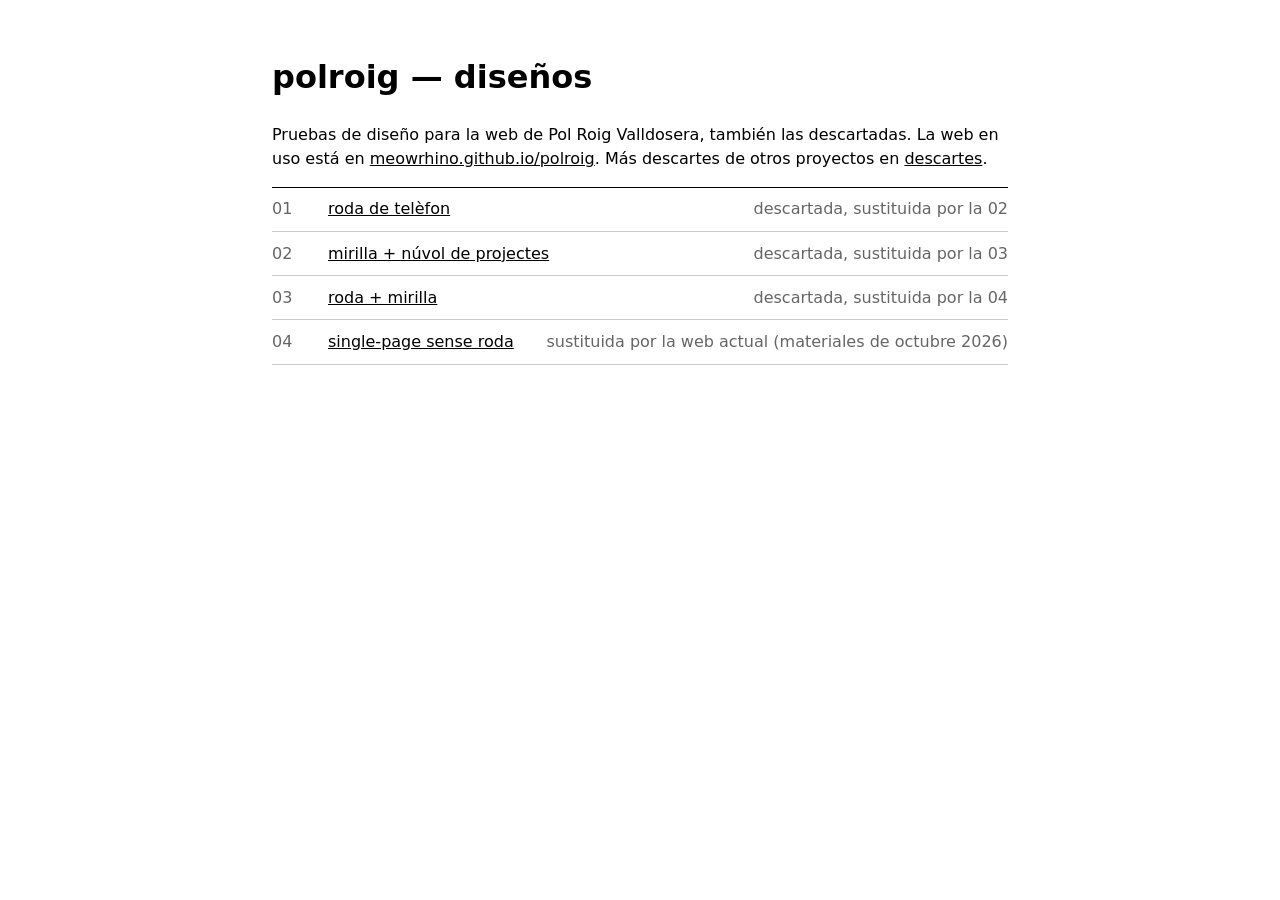
<file: index.html>
<!doctype html>
<html lang="es">
<head>
<meta charset="utf-8">
<meta name="viewport" content="width=device-width, initial-scale=1">
<title>polroig — diseños</title>
<meta name="robots" content="noindex">
<style>
  :root { color-scheme: light dark; }
  body { font: 16px/1.5 system-ui, sans-serif; max-width: 46rem; margin: 0 auto; padding: 2rem 1rem; }
  a { color: inherit; }
  ol { padding: 0; list-style: none; border-top: 1px solid; }
  li { display: grid; grid-template-columns: 2.5rem 1fr auto; gap: 1rem; padding: .6rem 0; border-bottom: 1px solid color-mix(in srgb, currentColor 20%, transparent); }
  .n, .estado { opacity: .6; }
</style>
</head>
<body>
<h1>polroig — diseños</h1>
<p>Pruebas de diseño para la web de Pol Roig Valldosera, también las descartadas. La web en uso está en <a href="https://meowrhino.github.io/polroig/">meowrhino.github.io/polroig</a>. Más descartes de otros proyectos en <a href="https://meowrhino.github.io/descartes/">descartes</a>.</p>
<ol>
  <li><span class="n">01</span><a href="01-roda/">roda de telèfon</a><span class="estado">descartada, sustituida por la 02</span></li>
  <li><span class="n">02</span><a href="02-mirilla-nuvol/">mirilla + núvol de projectes</a><span class="estado">descartada, sustituida por la 03</span></li>
  <li><span class="n">03</span><a href="03-roda-mirilla/">roda + mirilla</a><span class="estado">descartada, sustituida por la 04</span></li>
  <li><span class="n">04</span><a href="04-single-page/">single-page sense roda</a><span class="estado">sustituida por la web actual (materiales de octubre 2026)</span></li>
</ol>
</body>
</html>
</file>
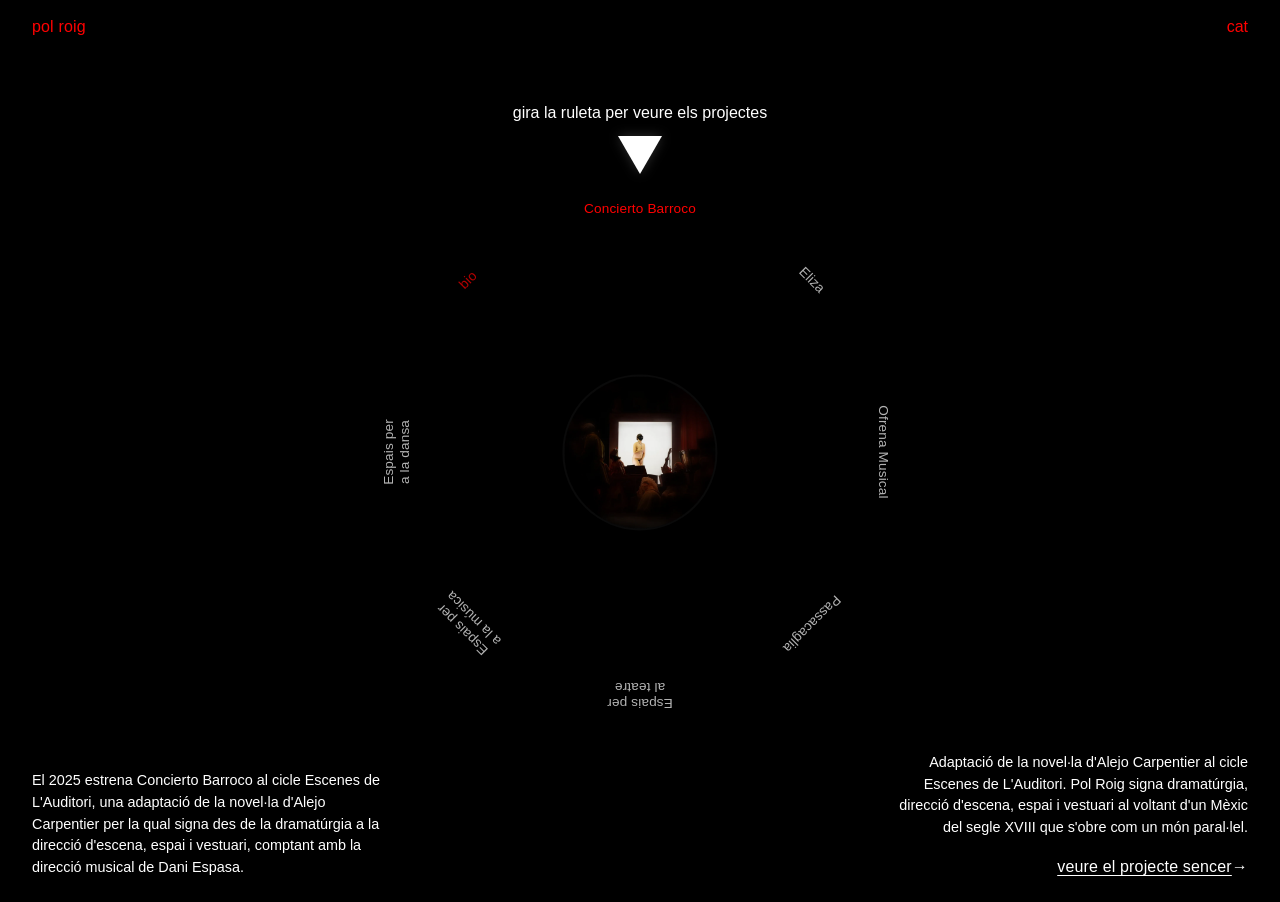
<file: 01-roda/index.html>
<!DOCTYPE html>
<html lang="ca">
<head>
  <meta charset="UTF-8">
  <meta name="viewport" content="width=device-width, initial-scale=1, viewport-fit=cover">
  <meta name="description" content="Pol Roig Valldosera · dissenyador d'espai">
  <title>pol roig</title>
  <link rel="stylesheet" href="css/style.css">
  <link rel="icon" id="favicon" type="image/webp" href="">
</head>
<body>

  <header class="top">
    <a class="logo" href="#/bio/">pol roig</a>
    <div class="lang">
      <button class="lang__toggle" aria-haspopup="true" aria-expanded="false" aria-label="idioma">
        <span class="lang__current">cat</span>
      </button>
      <ul class="lang__menu" hidden>
        <li><a data-lang="cat" href="#">cat</a></li>
        <li><a data-lang="es"  href="#">es</a></li>
        <li><a data-lang="en"  href="#">en</a></li>
      </ul>
    </div>
  </header>

  <main class="home view" id="view-home" hidden>
    <p class="instruct" data-i18n="gira_ruleta"></p>

    <div class="pointer" aria-hidden="true"></div>

    <div class="wheel-stage">
      <button type="button" class="mirilla" aria-label="veure el projecte">
        <img class="mirilla__img" alt="" />
      </button>
      <div class="wheel" id="wheel" role="listbox" aria-label="selector de projectes"></div>
    </div>

    <section class="project-info">
      <p class="synopsis"></p>
      <a class="view-project" href="#/" data-i18n="ver_proyecto"></a>
      <p class="bio-frag"></p>
    </section>
  </main>

  <main class="proyecto view" id="view-project" hidden>
    <article class="proyecto__article">
      <header class="proyecto__head">
        <h1 class="proyecto__title"></h1>
        <p class="proyecto__sub"></p>
      </header>
      <div class="proyecto__mirilla">
        <img class="mirilla__img" alt="" />
      </div>
      <p class="proyecto__synopsis"></p>
      <p class="proyecto__text"></p>
      <ul class="proyecto__creditos"></ul>
      <div class="proyecto__gallery"></div>
      <a class="proyecto__back" href="#/" data-i18n="volver"></a>
    </article>
  </main>

  <noscript>
    <p style="padding:1rem;color:#fff">Per veure el portfolio cal JavaScript.</p>
  </noscript>

  <script type="module" src="js/app.js"></script>
</body>
</html>
</file>
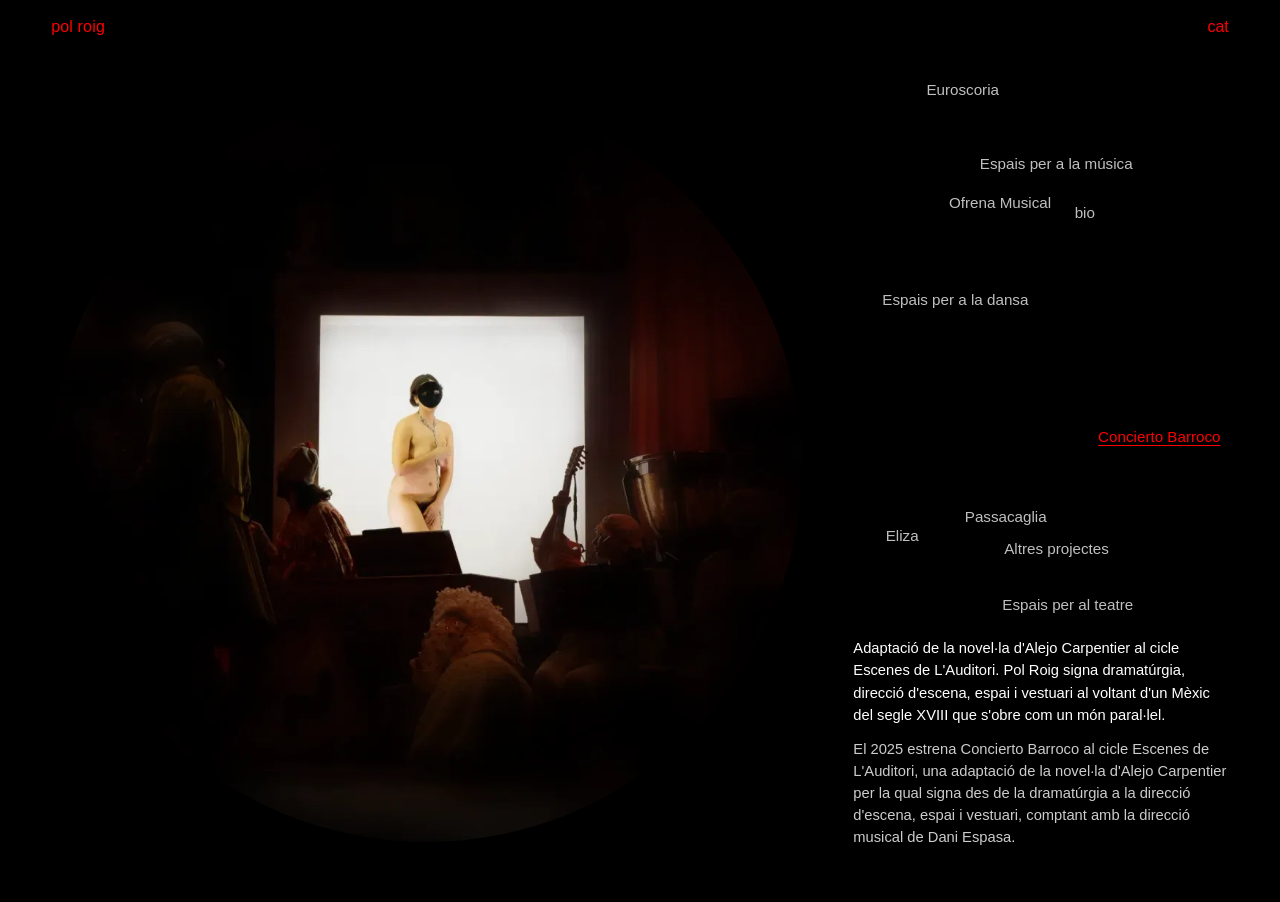
<file: 02-mirilla-nuvol/index.html>
<!DOCTYPE html>
<html lang="ca">
<head>
  <meta charset="UTF-8">
  <meta name="viewport" content="width=device-width, initial-scale=1, viewport-fit=cover">
  <meta name="description" content="Pol Roig Valldosera · dissenyador d'espai">
  <title>pol roig</title>
  <link rel="stylesheet" href="css/style.css">
  <link rel="icon" id="favicon" type="image/webp" href="">
</head>
<body>

  <header class="top">
    <a class="logo" href="#/bio/">pol roig</a>
    <div class="lang">
      <button class="lang__toggle" aria-haspopup="listbox" aria-expanded="false">
        <span class="lang__current">cat</span>
      </button>
      <ul class="lang__menu" role="listbox" hidden>
        <li><a data-lang="cat" href="#">cat</a></li>
        <li><a data-lang="es"  href="#">es</a></li>
        <li><a data-lang="en"  href="#">en</a></li>
      </ul>
    </div>
  </header>

  <main class="home view" id="view-home" hidden>
    <div class="home__stage">
      <a class="mirilla" id="mirilla-link" href="#/">
        <img class="mirilla__img" alt="" />
        <span class="mirilla__iris" aria-hidden="true"></span>
      </a>
    </div>

    <aside class="home__side">
      <nav class="cloud" id="cloud" data-i18n-aria-label="lista_proyectos" aria-label="llista de projectes"></nav>
      <section class="project-info">
        <p class="synopsis"></p>
        <p class="bio-frag"></p>
      </section>
    </aside>
  </main>

  <main class="proyecto view" id="view-project" hidden>
    <article class="proyecto__article">
      <header class="proyecto__head">
        <h1 class="proyecto__title"></h1>
        <p class="proyecto__sub"></p>
      </header>
      <div class="proyecto__mirilla">
        <img class="mirilla__img" alt="" />
      </div>
      <p class="proyecto__synopsis"></p>
      <p class="proyecto__text"></p>
      <ul class="proyecto__creditos"></ul>
      <div class="proyecto__gallery"></div>
      <a class="proyecto__back" href="#/" data-i18n="volver"></a>
    </article>
  </main>

  <noscript>
    <p style="padding:1rem;color:#fff">Per veure el portfolio cal JavaScript.</p>
  </noscript>

  <script type="module" src="js/app.js"></script>
</body>
</html>
</file>
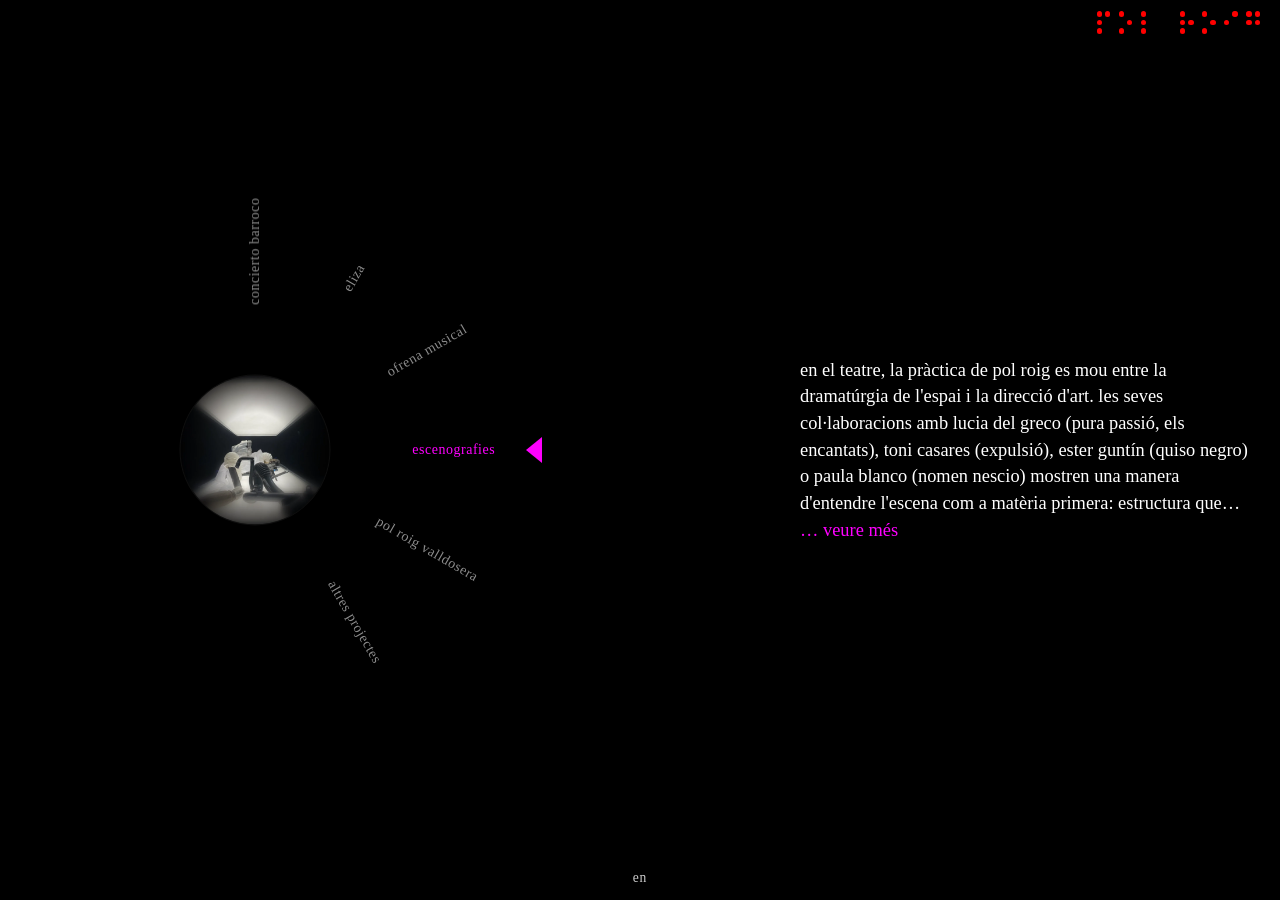
<file: 03-roda-mirilla/index.html>
<!DOCTYPE html>
<html lang="ca">
<head>
  <meta charset="UTF-8">
  <meta name="viewport" content="width=device-width, initial-scale=1.0, viewport-fit=cover">
  <meta name="theme-color" content="#000000">

  <title>pol roig valldosera</title>
  <meta name="description" content="pol roig valldosera — dissenyador d'espai i artista multidisciplinari.">
  <link rel="canonical" href="https://meowrhino.github.io/polroig3/">

  <!-- Open Graph -->
  <meta property="og:type"        content="website">
  <meta property="og:title"       content="pol roig valldosera">
  <meta property="og:description" content="pol roig valldosera — dissenyador d'espai i artista multidisciplinari.">
  <meta property="og:image"       content="https://meowrhino.github.io/polroig3/data/escenografias/mirilla.webp">
  <meta property="og:url"         content="https://meowrhino.github.io/polroig3/">
  <meta name="twitter:card"       content="summary_large_image">

  <!-- hreflang -->
  <link rel="alternate" hreflang="ca"        href="https://meowrhino.github.io/polroig3/#/cat">
  <link rel="alternate" hreflang="en"        href="https://meowrhino.github.io/polroig3/#/en">
  <link rel="alternate" hreflang="x-default" href="https://meowrhino.github.io/polroig3/">

  <link rel="icon" id="favicon" type="image/webp" href="data/escenografias/mirilla.webp">
  <link rel="stylesheet" href="css/style.css">
</head>

<body>
  <!--
    Estructura mínima. La app la rellena dinámicamente desde js/app.js.
    El root #app contiene la vista activa (home o proyecto).
    El #iris es el overlay full-screen para las animaciones de entrada/salida.
  -->
  <div id="app" class="app"></div>
  <div id="iris" class="iris" aria-hidden="true"></div>

  <noscript>
    <p style="padding:2rem;font-family:'Times New Roman',serif;color:#fff;background:#000;min-height:100vh;margin:0">
      Aquest portfoli necessita JavaScript per funcionar. Si us plau, activa'l.<br>
      Pol Roig Valldosera — dissenyador d'espai i artista multidisciplinari.
    </p>
  </noscript>

  <script type="module" src="js/app.js"></script>
</body>
</html>
</file>
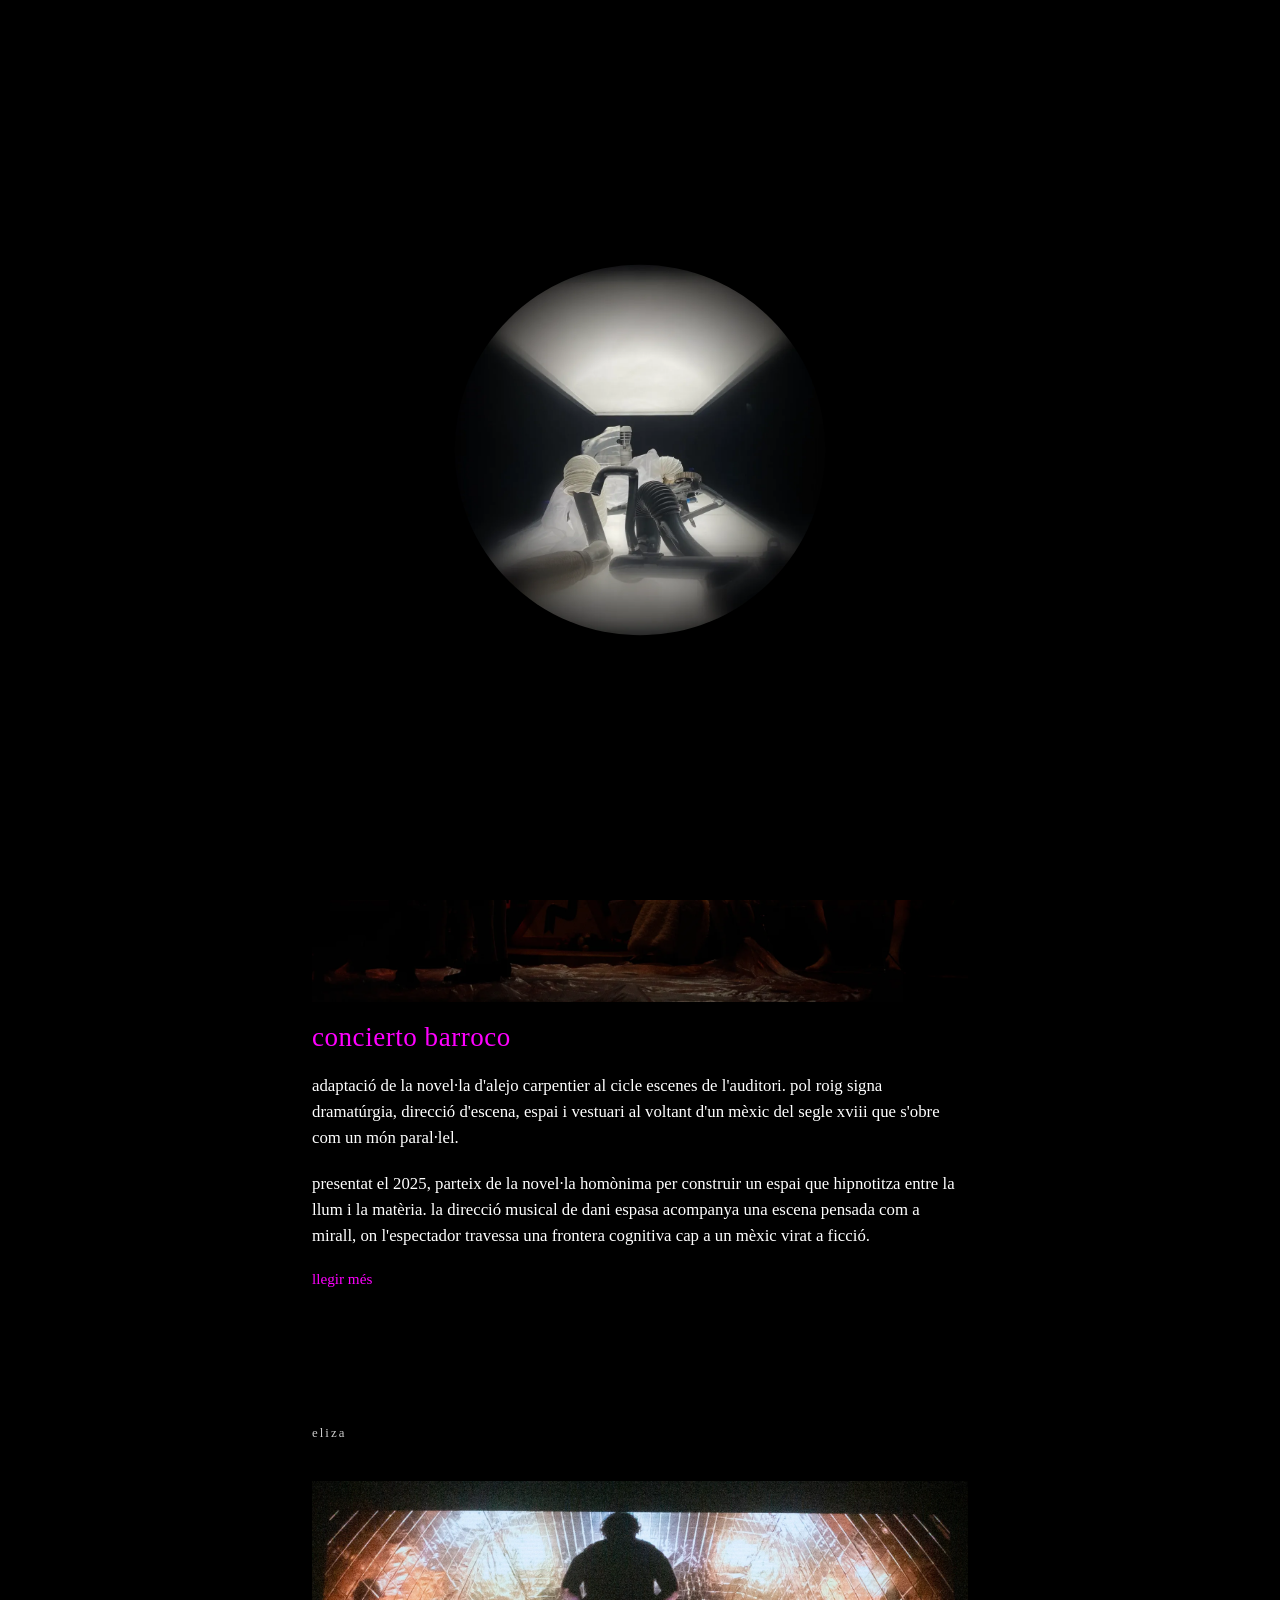
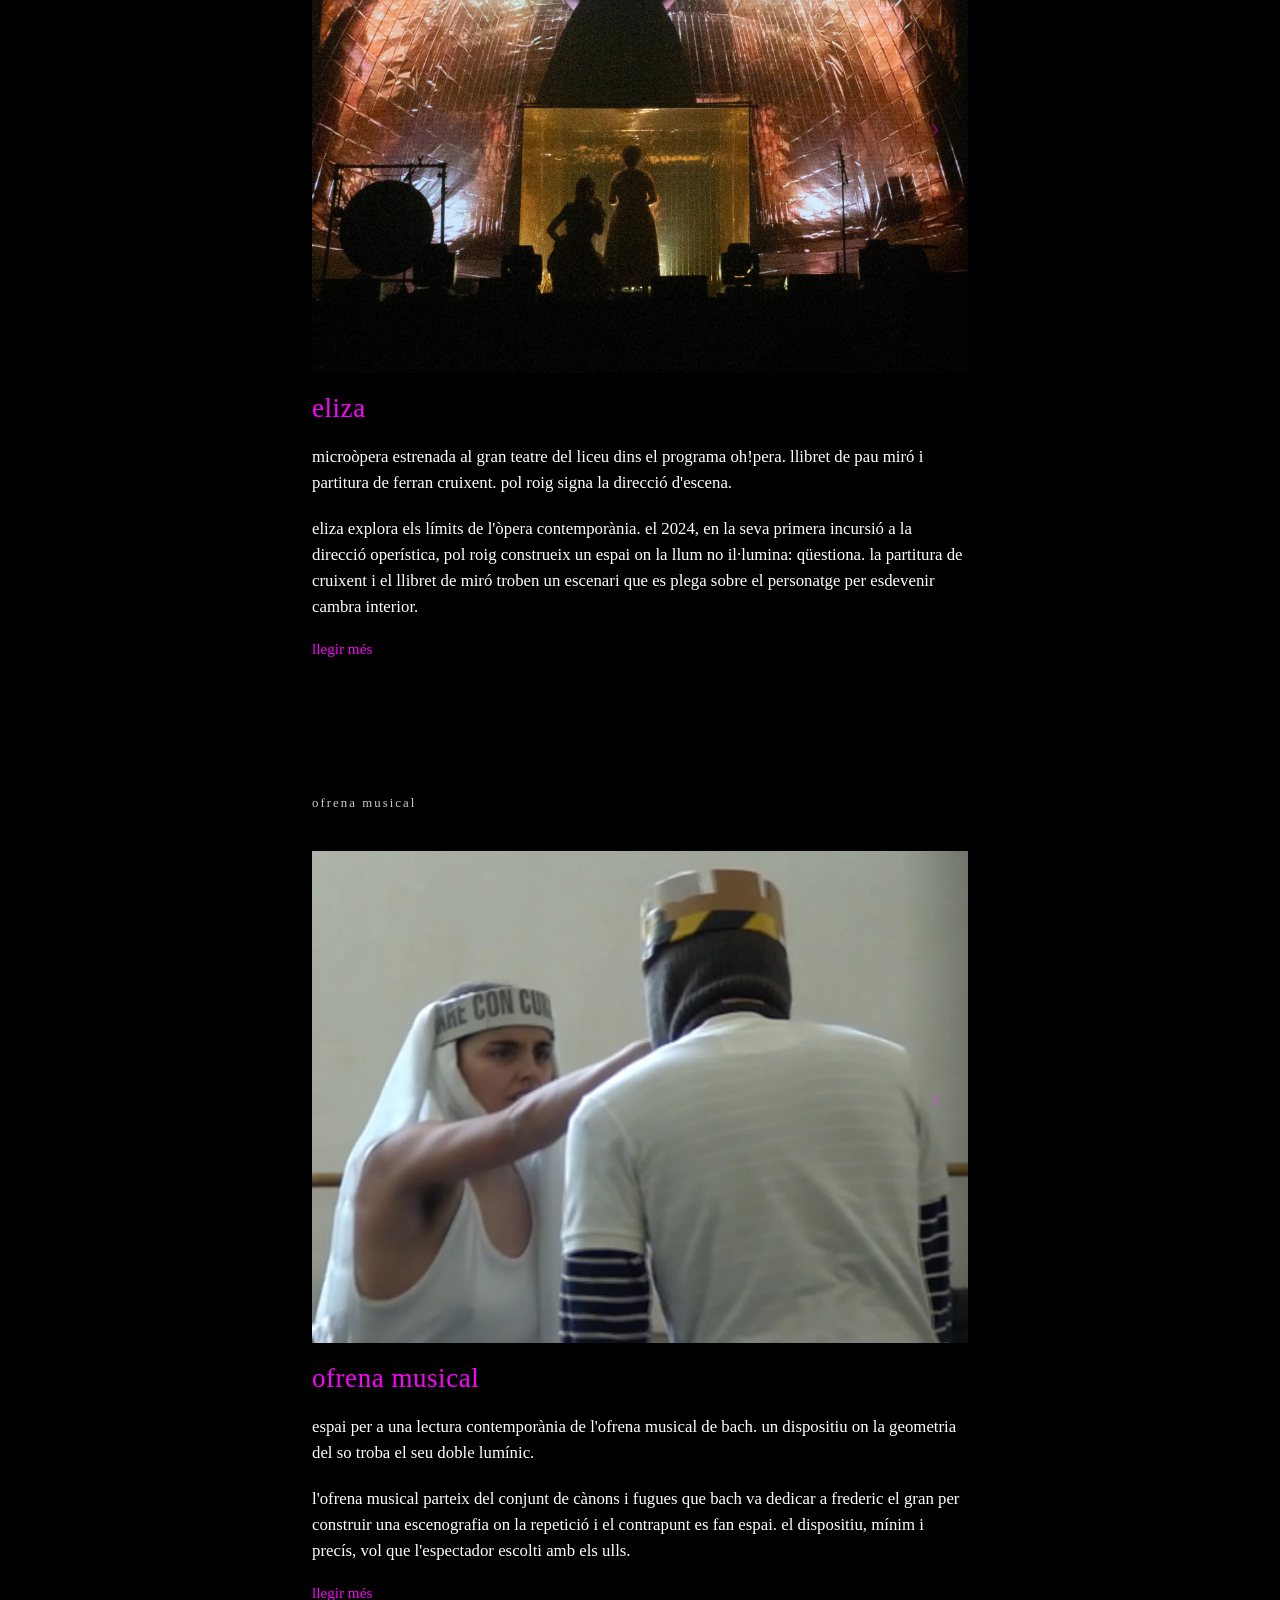
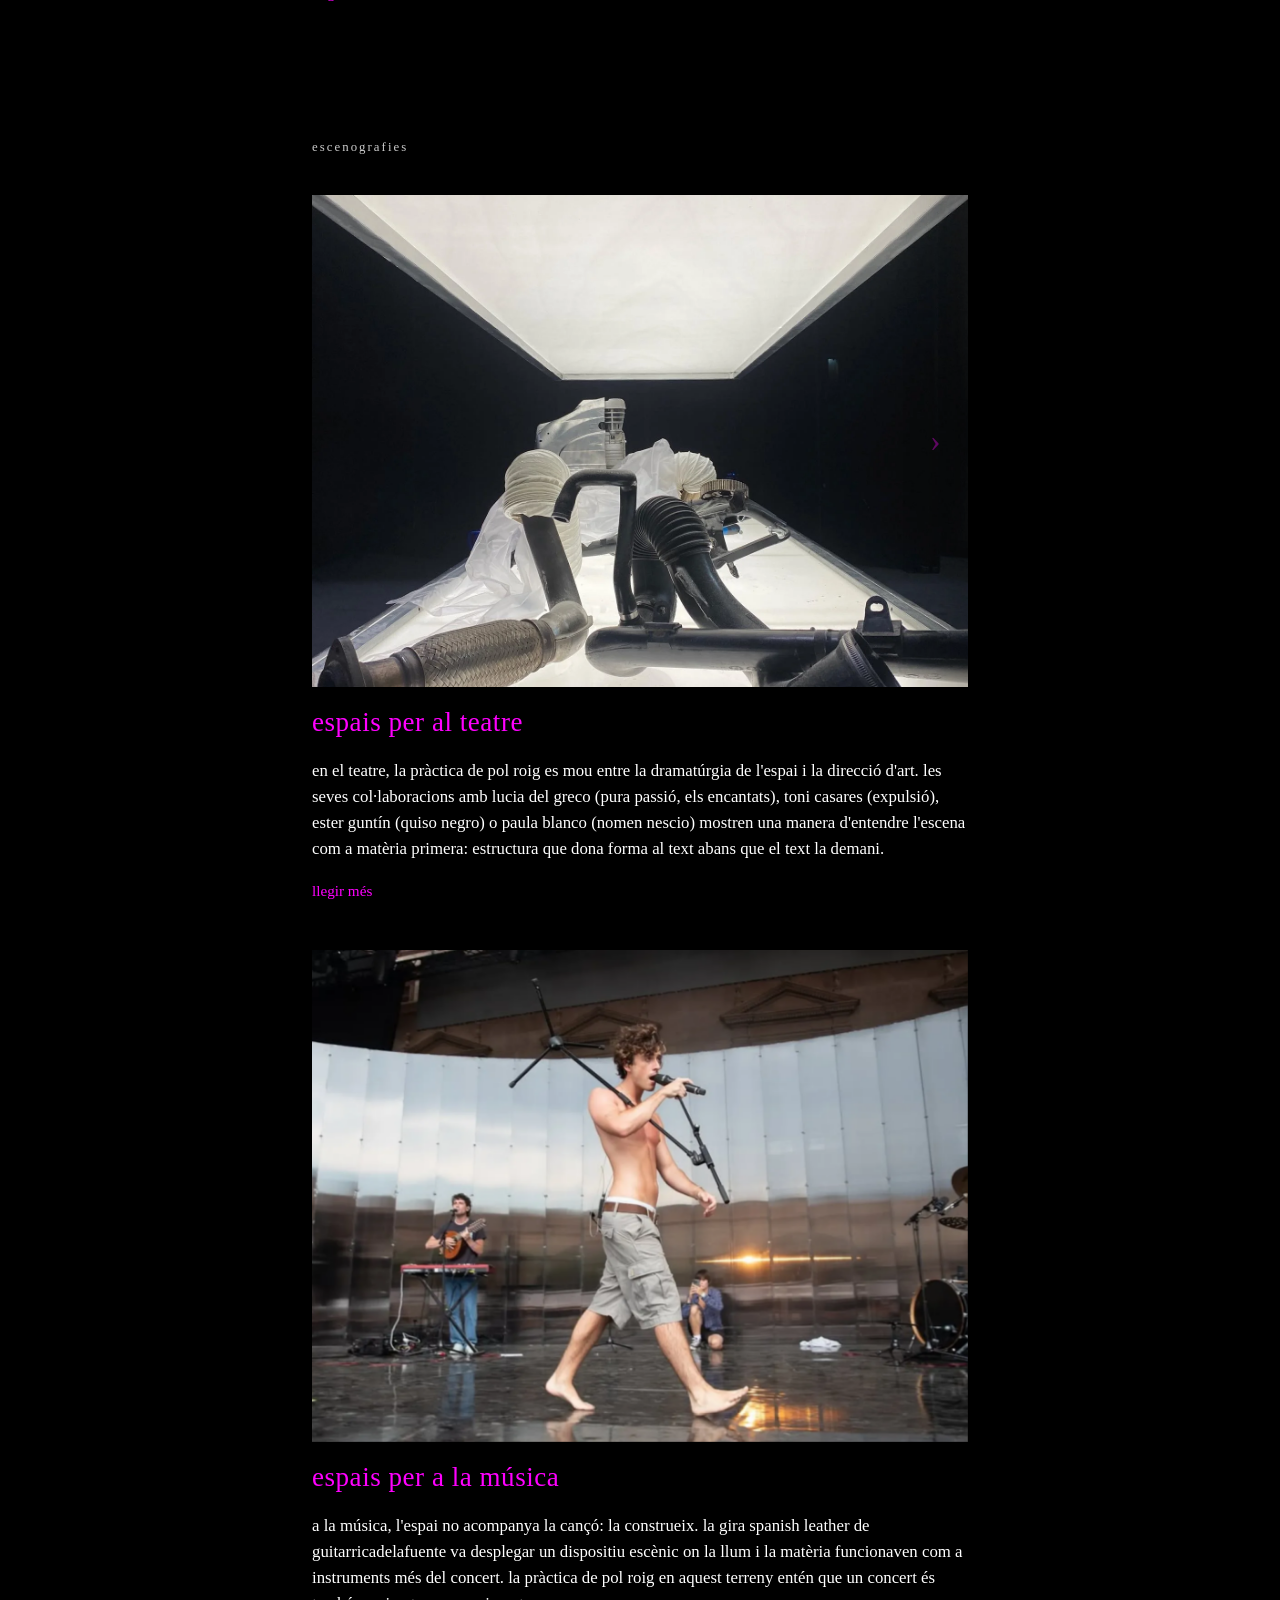
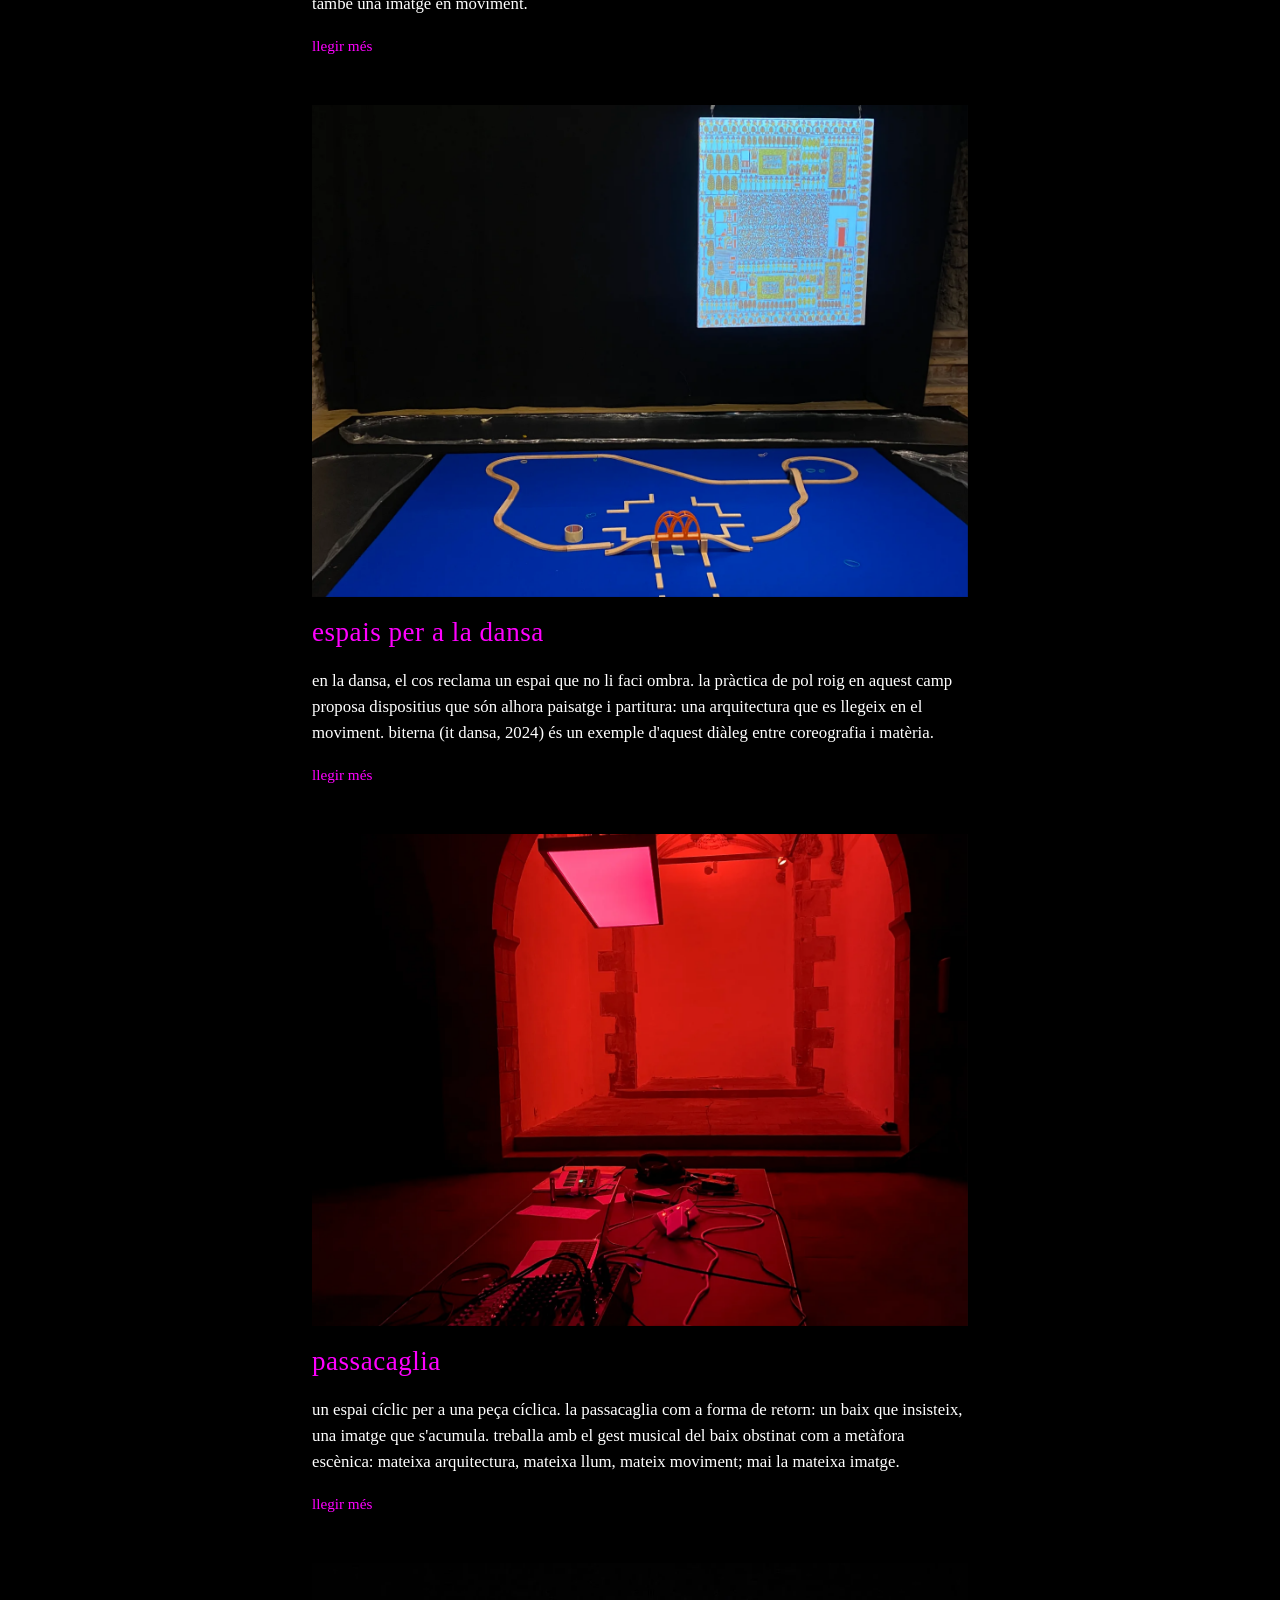
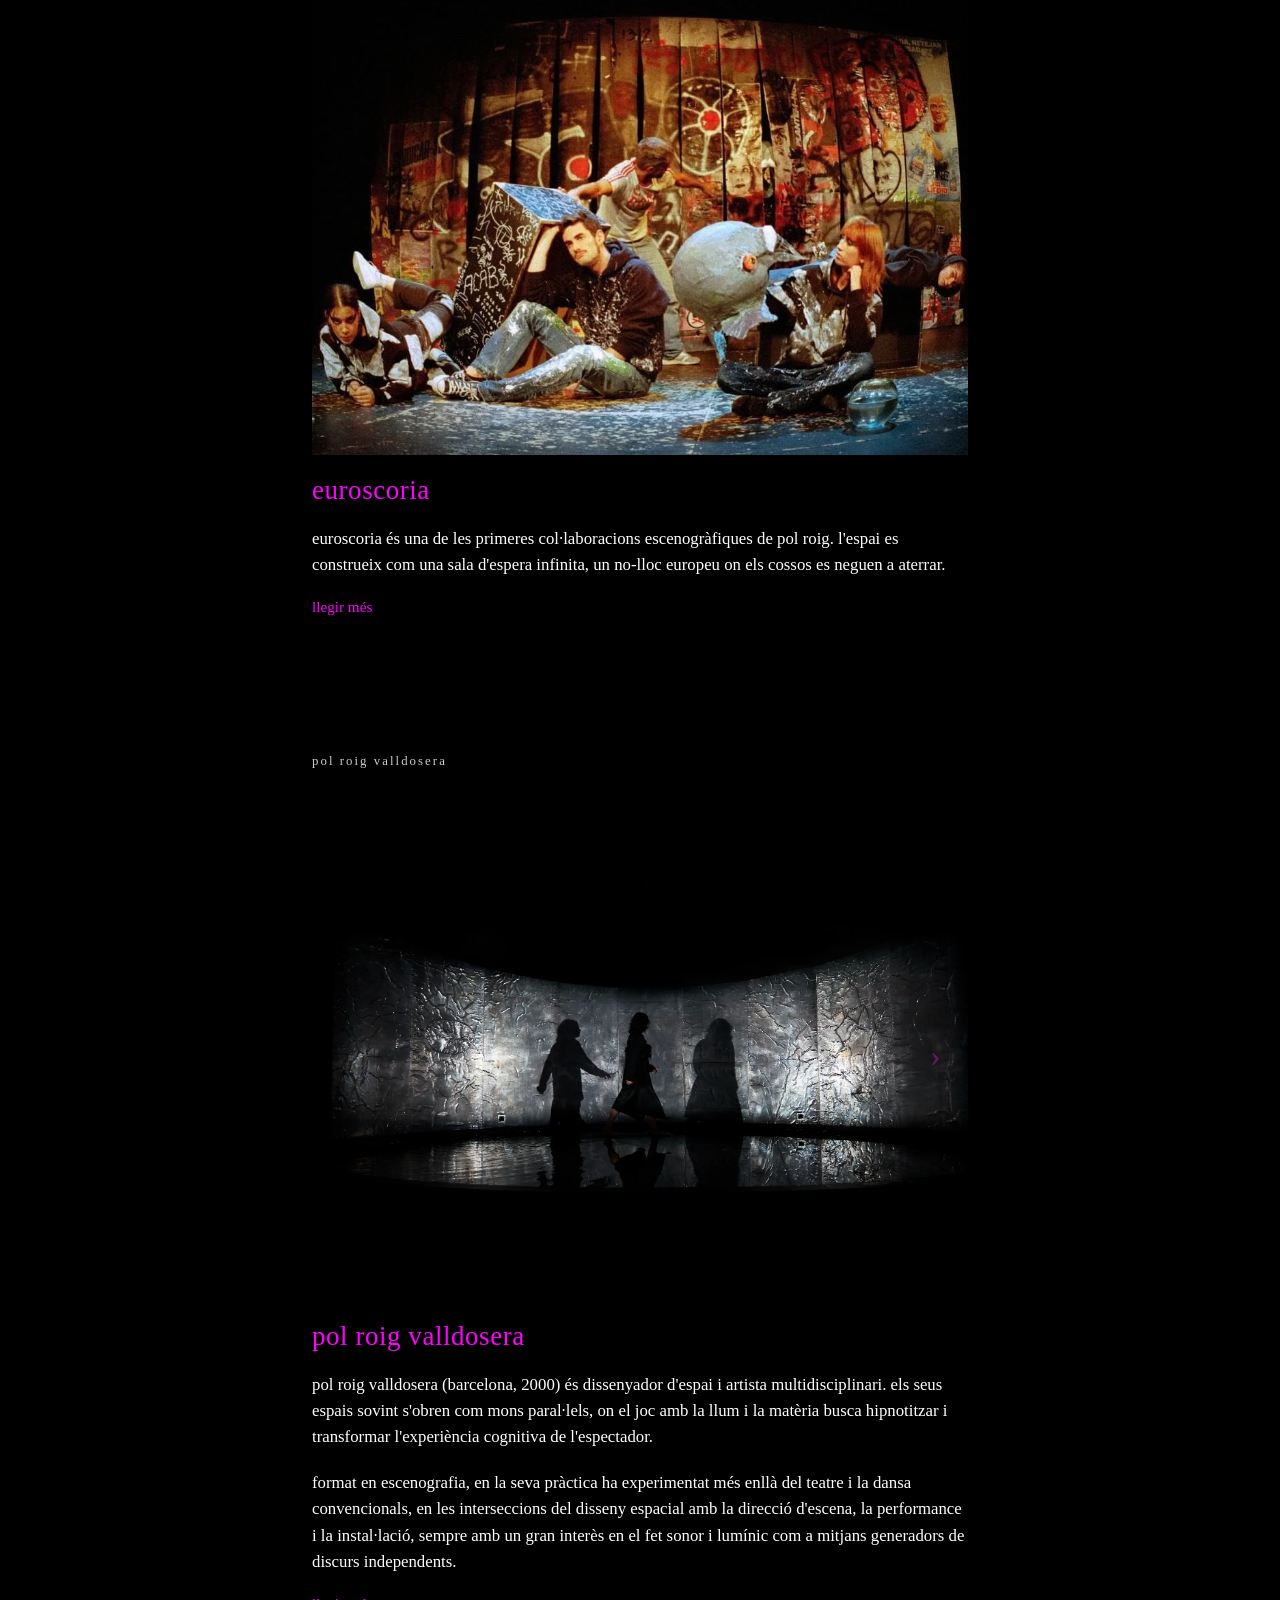
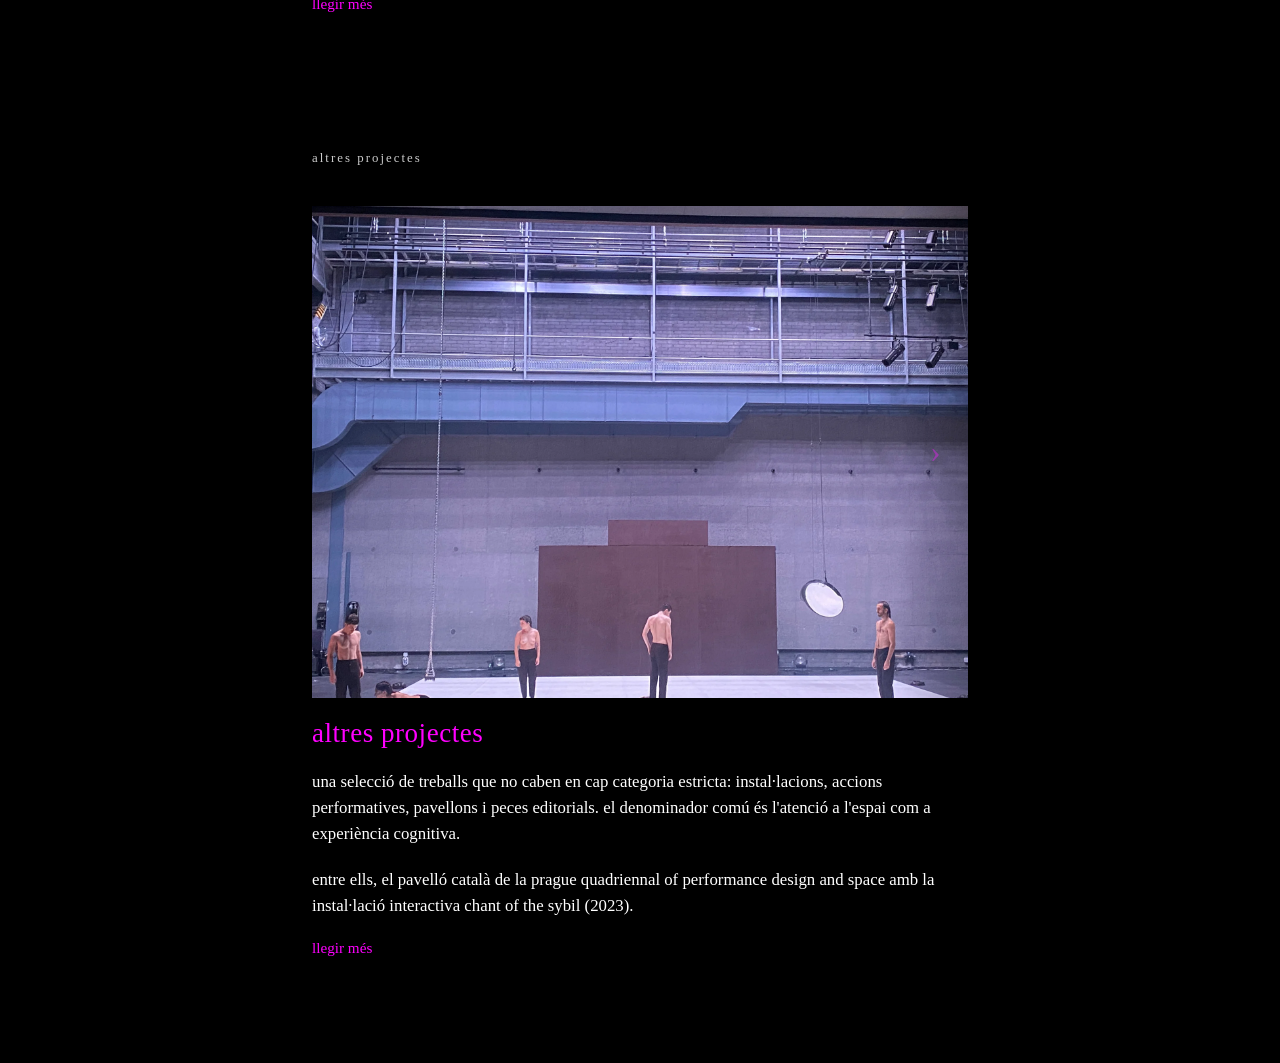
<file: 04-single-page/index.html>
<!DOCTYPE html>
<html lang="ca">
<head>
  <meta charset="UTF-8">
  <meta name="viewport" content="width=device-width, initial-scale=1.0, viewport-fit=cover">
  <meta name="theme-color" content="#000000">

  <title>pol roig valldosera</title>
  <meta name="description" content="pol roig valldosera — dissenyador d'espai i artista multidisciplinari.">
  <link rel="canonical" href="https://meowrhino.github.io/polroig4/">

  <!-- Open Graph -->
  <meta property="og:type"        content="website">
  <meta property="og:title"       content="pol roig valldosera">
  <meta property="og:description" content="pol roig valldosera — dissenyador d'espai i artista multidisciplinari.">
  <meta property="og:image"       content="https://meowrhino.github.io/polroig4/data/bio/mirilla.webp">
  <meta property="og:url"         content="https://meowrhino.github.io/polroig4/">
  <meta name="twitter:card"       content="summary_large_image">

  <!-- hreflang -->
  <link rel="alternate" hreflang="ca"        href="https://meowrhino.github.io/polroig4/#/cat">
  <link rel="alternate" hreflang="en"        href="https://meowrhino.github.io/polroig4/#/en">
  <link rel="alternate" hreflang="x-default" href="https://meowrhino.github.io/polroig4/">

  <link rel="icon" id="favicon" type="image/webp" href="data/bio/mirilla.webp">
  <link rel="stylesheet" href="css/style.css">
</head>

<body>
  <!--
    Polroig4 — single-page. Tot el contingut viu a la home: capçalera +
    llista vertical de projectes (links que fan scroll a la secció) +
    totes les seccions de projecte renderitzades en seqüència. La SPA es
    limita a canviar idioma i fer scroll a un slug si la URL ho demana.
  -->
  <div id="app" class="app"></div>

  <noscript>
    <p style="padding:2rem;font-family:'Times New Roman',serif;color:#fff;background:#000;min-height:100vh;margin:0">
      Aquest portfoli necessita JavaScript per funcionar. Si us plau, activa'l.<br>
      Pol Roig Valldosera — dissenyador d'espai i artista multidisciplinari.
    </p>
  </noscript>

  <script type="module" src="js/app.js"></script>
</body>
</html>
</file>
<file: 01-roda/css/style.css>
/* ============================================================
   pol roig · style
   mobile-first, minimal
   ============================================================ */

:root {
  --bg: #000;
  --fg: #fff;
  --accent: #f00;
  --muted: #ccc;
  --ease: cubic-bezier(0.2, 0.8, 0.2, 1);

  /* wheel / mirilla geometry (mobile) — capped by both width and height so
     landscape phones don't get a wheel taller than the viewport */
  --wheel-size: min(82vw, 62dvh, 360px);
  --mirilla-size: 42%;
  --item-radius-ratio: 0.9; /* multiplier of half the stage size */

  /* pointer — equilateral triangle */
  --pointer-base: 34px; /* base width; height = base * √3/2 */

  --gap-block: 1.25rem;
  --header-h: 3.25rem;

  /* shared horizontal rhythm */
  --pad-x: 1.25rem;
  --max-w: 80rem;

  /* mirilla cross-fade duration — JS reads this so swap timing stays in sync */
  --mirilla-fade: 350ms;
}

/* -------- reset / base -------- */
*, *::before, *::after { box-sizing: border-box; }
html, body { margin: 0; padding: 0; }
html { background: var(--bg); color: var(--fg); }
body {
  font-family: "Helvetica Neue", Helvetica, Arial, sans-serif;
  font-size: 16px;
  line-height: 1.4;
  background: var(--bg);
  color: var(--fg);
  min-height: 100svh;
  overflow-x: hidden;
  text-wrap: pretty;
}
a { color: inherit; text-decoration: none; }
button {
  font: inherit; color: inherit;
  background: none; border: 0; padding: 0; margin: 0;
  cursor: pointer;
}

/* keyboard focus ring — visible only for keyboard users */
:focus { outline: none; }
:focus-visible {
  outline: 2px solid var(--accent);
  outline-offset: 3px;
  border-radius: 2px;
}
img { max-width: 100%; display: block; }
p { margin: 0; }
ul { margin: 0; padding: 0; list-style: none; }

/* SPA views: [hidden] must beat display:flex/grid on .home / .proyecto */
.view[hidden] { display: none !important; }

/* -------- top bar -------- */
.top {
  display: flex;
  justify-content: space-between;
  align-items: flex-start;
  padding: 1rem var(--pad-x);
  max-width: var(--max-w);
  margin: 0 auto;
  position: relative;
  z-index: 20;
}
.logo {
  color: var(--accent);
  font-size: 1rem;
  letter-spacing: 0.01em;
}
.lang { position: relative; }
.lang__toggle {
  color: var(--accent);
  font-size: 1rem;
}
.lang__menu {
  position: absolute;
  top: 100%;
  right: 0;
  margin-top: 0.35rem;
  background: var(--bg);
  padding: 0.25rem 0;
  text-align: right;
  min-width: 3rem;
}
.lang__menu[hidden] { display: none; }
.lang__menu li a {
  display: block;
  padding: 0.2rem 0.4rem;
  color: var(--accent);
}
.lang__menu li a[aria-current="true"] { opacity: 0.5; }

/* ==============================================================
   HOME
   Wheel + instruct + pointer are absolutely positioned so that at
   scroll=0 the wheel sits at the viewport's centre. project-info
   sits right below the wheel (small gap, no wasted viewport).
   Scrolling moves the whole column naturally.
   ============================================================== */
.home {
  padding: 0 var(--pad-x) 1.5rem;
  max-width: var(--max-w);
  margin: 0 auto;
  position: relative;
  min-height: calc(100dvh - var(--header-h));
}

/* instruct label, pinned just above the pointer */
.instruct {
  position: absolute;
  top: calc(50dvh - var(--header-h) - var(--wheel-size) / 2 - var(--pointer-base) * 0.866 - 1.25rem);
  left: 0;
  right: 0;
  padding: 0 var(--pad-x);
  text-align: center;
  font-size: 1rem;
  transform: translateY(-100%);
  z-index: 5;
  pointer-events: none;
}

/* equilateral triangle pointing down toward the wheel, pinned above it */
.pointer {
  width: 0;
  height: 0;
  border-left: calc(var(--pointer-base) / 2) solid transparent;
  border-right: calc(var(--pointer-base) / 2) solid transparent;
  border-top: calc(var(--pointer-base) * 0.866) solid var(--fg);
  filter: drop-shadow(0 0 6px rgba(255, 255, 255, 0.18));
  position: absolute;
  top: calc(50dvh - var(--header-h) - var(--wheel-size) / 2 - 0.5rem);
  left: 50%;
  transform: translate(-50%, -100%);
  z-index: 5;
  pointer-events: none;
}

/* -------- wheel stage — centred in the first viewport of .home -------- */
.wheel-stage {
  position: absolute;
  top: calc(50dvh - var(--header-h));
  left: 50%;
  transform: translate(-50%, -50%);
  width: var(--wheel-size);
  aspect-ratio: 1 / 1;
  touch-action: none; /* critical for drag-to-rotate */
  user-select: none;
  cursor: grab;
  z-index: 5;
  --item-radius: calc(var(--wheel-size) / 2 * var(--item-radius-ratio));
}
.wheel-stage:has(.wheel.is-dragging) { cursor: grabbing; }

/* the mirilla sits in the middle, does NOT rotate.
   clickable: opens the active project. */
.mirilla {
  position: absolute;
  top: 50%;
  left: 50%;
  width: var(--mirilla-size);
  height: var(--mirilla-size);
  transform: translate(-50%, -50%);
  border-radius: 50%;
  overflow: hidden;
  z-index: 2;
  background: #111;
  box-shadow:
    0 0 0 2px rgba(255,255,255,0.04),
    inset 0 0 30px rgba(0,0,0,0.9);
  view-transition-name: mirilla;
  cursor: pointer;
  transition: transform 0.25s var(--ease), box-shadow 0.25s var(--ease);
}
.mirilla:hover {
  box-shadow:
    0 0 0 2px rgba(255,255,255,0.18),
    inset 0 0 30px rgba(0,0,0,0.7);
}
.mirilla__img {
  width: 100%;
  height: 100%;
  object-fit: cover;
  transition: opacity var(--mirilla-fade) var(--ease);
}
.mirilla__img.is-swapping { opacity: 0; }

/* the wheel: absolute-positioned items around the mirilla */
.wheel {
  position: absolute;
  inset: 0;
  border-radius: 50%;
  transform: rotate(var(--rot, 0deg));
  /* tiny overshoot on the final snap — feels like a real dial */
  transition: transform 0.55s cubic-bezier(0.34, 1.22, 0.64, 1);
  will-change: transform;
}
.wheel.is-dragging { transition: none; }

.wheel__item {
  position: absolute;
  top: 50%;
  left: 50%;
  transform:
    translate(-50%, -50%)
    rotate(calc(var(--i) * 45deg))
    translate(0, calc(-1 * var(--item-radius)));
  transform-origin: 50% 50%;
  font-size: 0.85rem;
  letter-spacing: 0.01em;
  color: var(--item-color, var(--fg));
  opacity: 0.7;
  transition: color 0.25s var(--ease), opacity 0.25s var(--ease);
  text-align: center;
  text-wrap: balance;
  width: max-content;
  max-width: 7rem;
  line-height: 1.15;
}
.wheel__item[data-active="true"] {
  color: var(--accent);
  opacity: 1;
}

/* -------- project info block — sits just below the wheel (small gap) -------- */
.project-info {
  width: 100%;
  max-width: 32rem;
  margin: 0 auto;
  padding-top: calc(50dvh + var(--wheel-size) / 2 + 1.25rem - var(--header-h));
  display: flex;
  flex-direction: column;
  gap: 1rem;
  text-align: left;
}
.synopsis,
.bio-frag {
  font-size: 0.95rem;
  line-height: 1.5;
}
.view-project {
  text-align: center;
  text-decoration: underline;
  text-underline-offset: 0.2em;
  letter-spacing: 0.01em;
  transition: color 0.2s var(--ease);
}
.view-project::after {
  content: " →";
  display: inline-block;
  transition: transform 0.2s var(--ease);
}
.view-project:hover::after { transform: translateX(3px); }
.view-project:hover { color: var(--accent); }

/* ==============================================================
   PROYECTO PAGE
   Content appears with a soft stagger when the view transition lands.
   ============================================================== */
@keyframes proyecto-rise {
  from { opacity: 0; transform: translateY(12px); }
  to   { opacity: 1; transform: translateY(0); }
}
.proyecto__head,
.proyecto__synopsis,
.proyecto__text,
.proyecto__creditos,
.proyecto__back {
  animation: proyecto-rise 0.5s var(--ease) both;
}
.proyecto__head      { animation-delay: 0.10s; }
.proyecto__synopsis  { animation-delay: 0.22s; }
.proyecto__text      { animation-delay: 0.30s; }
.proyecto__creditos  { animation-delay: 0.38s; }
.proyecto__back      { animation-delay: 0.55s; }

/* gallery images fade/slide in as they enter the viewport */
.proyecto__gallery img {
  opacity: 0;
  transform: translateY(18px);
  transition: opacity 0.6s var(--ease), transform 0.6s var(--ease);
}
.proyecto__gallery img.is-visible {
  opacity: 1;
  transform: translateY(0);
}

@media (prefers-reduced-motion: reduce) {
  .proyecto__head,
  .proyecto__synopsis,
  .proyecto__text,
  .proyecto__creditos,
  .proyecto__back,
  .proyecto__gallery img {
    animation: none;
    opacity: 1;
    transform: none;
    transition: none;
  }
}

.proyecto {
  padding: 0 var(--pad-x) 3rem;
  max-width: var(--max-w);
  margin: 0 auto;
}
.proyecto__article {
  max-width: 46rem;
  margin: 0;
  display: flex;
  flex-direction: column;
  gap: 1.25rem;
}
.proyecto__head {
  display: flex;
  flex-direction: column;
  gap: 0.25rem;
  margin-top: 0.5rem;
}
.proyecto__title {
  font-size: 1.5rem;
  font-weight: normal;
  margin: 0;
}
.proyecto__sub {
  color: var(--muted);
  font-size: 0.9rem;
}
.proyecto__mirilla {
  width: 80%;
  max-width: 360px;
  aspect-ratio: 1 / 1;
  border-radius: 50%;
  overflow: hidden;
  margin: 0.5rem auto 1rem;
  background: #111;
  view-transition-name: mirilla;
}
.proyecto__synopsis {
  font-style: italic;
  color: var(--muted);
}
.proyecto__text {
  line-height: 1.55;
}
.proyecto__creditos li {
  font-size: 0.85rem;
  color: var(--muted);
  display: flex;
  gap: 0.5rem;
}
.proyecto__creditos li::before {
  content: "·";
}
.proyecto__gallery {
  display: flex;
  flex-direction: column;
  gap: 1rem;
  margin-top: 1rem;
}
.proyecto__gallery img {
  width: 100%;
  height: auto;
}
.proyecto__back {
  margin-top: 2rem;
  text-decoration: underline;
  text-underline-offset: 0.2em;
  align-self: flex-start;
  color: var(--accent);
}

/* ==============================================================
   DESKTOP (>= 900px): per home_ordenador.png
   bio to the left, wheel centred bigger, synopsis + link to the right
   ============================================================== */
@media (min-width: 900px) {
  :root {
    --wheel-size: min(60vmin, 620px);
    --mirilla-size: 28%;
    --pointer-base: 44px;
    --pad-x: 2rem;
  }

  /* single-viewport layout: wheel centred, texts pinned to the bottom corners */
  .home {
    min-height: calc(100dvh - var(--header-h));
    overflow: hidden;  /* nothing below the first viewport on desktop */
    padding-bottom: 0;
  }

  /* project-info flattened so bio + synopsis + view-project pin independently */
  .project-info {
    display: contents;
  }
  .bio-frag {
    position: absolute;
    left: var(--pad-x);
    bottom: 1.5rem;
    max-width: 22rem;
    font-size: 0.9rem;
    padding: 0;
  }
  .synopsis {
    position: absolute;
    right: var(--pad-x);
    bottom: calc(1.5rem + 2.5rem);  /* leaves room for view-project below */
    max-width: 22rem;
    font-size: 0.9rem;
    text-align: right;
    padding: 0;
  }
  .view-project {
    position: absolute;
    right: var(--pad-x);
    bottom: 1.5rem;
    text-align: right;
  }

  .proyecto__article {
    max-width: 64rem;
    margin: 0;
  }
}

/* tiny helper */
.visually-hidden {
  position: absolute; width: 1px; height: 1px; padding: 0; margin: -1px;
  overflow: hidden; clip: rect(0,0,0,0); white-space: nowrap; border: 0;
}

/* ==============================================================
   VIEW TRANSITIONS
   Cross-fade between home ↔ project, with the mirilla morphing
   continuously between its wheel-centre and project-header slots.
   ============================================================== */
@keyframes vt-fade-in  { from { opacity: 0 } }
@keyframes vt-fade-out { to   { opacity: 0 } }

::view-transition-old(root),
::view-transition-new(root) {
  animation-duration: 420ms;
  animation-timing-function: var(--ease);
}
::view-transition-old(root) { animation-name: vt-fade-out; }
::view-transition-new(root) { animation-name: vt-fade-in; }

::view-transition-old(mirilla),
::view-transition-new(mirilla) {
  animation-duration: 520ms;
  animation-timing-function: var(--ease);
  mix-blend-mode: normal;
}

@media (prefers-reduced-motion: reduce) {
  ::view-transition-old(root),
  ::view-transition-new(root),
  ::view-transition-old(mirilla),
  ::view-transition-new(mirilla) {
    animation-duration: 1ms;
  }
}
</file>
<file: 02-mirilla-nuvol/css/style.css>
/* ============================================================
   pol roig · style (polroig2)
   mobile-first, minimal
   ============================================================ */

:root {
  --bg: #000;
  --fg: #fff;
  --accent: #f00;
  --muted: #ccc;
  --ease: cubic-bezier(0.2, 0.8, 0.2, 1);
  --ease-soft: cubic-bezier(0.4, 0, 0.2, 1);
  --swap-dur: 1100ms;

  --header-h: 3.25rem;

  /* pad-x scales with viewport — desktop gap mirrors this so the rhythm
     pad | stage | gap | side | pad stays balanced at any width */
  --pad-x: clamp(1.25rem, 4vw, 6rem);

  /* hard cap on content width so ultra-wide screens stay readable */
  --max-w: 1600px;
}

/* -------- reset / base -------- */
*, *::before, *::after { box-sizing: border-box; }
html, body { margin: 0; padding: 0; }
html { background: var(--bg); color: var(--fg); }
body {
  font-family: "Helvetica Neue", Helvetica, Arial, sans-serif;
  font-size: 16px;
  line-height: 1.4;
  background: var(--bg);
  color: var(--fg);
  min-height: 100svh;
  overflow-x: hidden;
  text-wrap: pretty;
}
a { color: inherit; text-decoration: none; }
button {
  font: inherit; color: inherit;
  background: none; border: 0; padding: 0; margin: 0;
  cursor: pointer;
}

:focus { outline: none; }
:focus-visible {
  outline: 2px solid var(--accent);
  outline-offset: 3px;
  border-radius: 2px;
}
img { max-width: 100%; display: block; }
p { margin: 0; }
ul { margin: 0; padding: 0; list-style: none; }

.view[hidden] { display: none !important; }

/* -------- top bar -------- */
.top {
  display: flex;
  justify-content: space-between;
  align-items: flex-start;
  padding: 1rem var(--pad-x);
  max-width: var(--max-w);
  margin: 0 auto;
  position: relative;
  z-index: 20;
}
.logo {
  color: var(--accent);
  font-size: 1rem;
  letter-spacing: 0.01em;
}
.lang { position: relative; }
.lang__toggle {
  color: var(--accent);
  font-size: 1rem;
}
.lang__menu {
  position: absolute;
  top: 100%;
  right: 0;
  margin-top: 0.35rem;
  background: var(--bg);
  padding: 0.25rem 0;
  text-align: right;
  min-width: 3rem;
}
.lang__menu[hidden] { display: none; }
.lang__menu li a {
  display: block;
  padding: 0.2rem 0.4rem;
  color: var(--accent);
}
.lang__menu li a[aria-current="true"] { opacity: 0.5; }

/* ==============================================================
   HOME
   Mobile / portrait: stage on top (2/3 height), side underneath
   (cloud 1/3 height + texts below).
   Desktop / landscape: stage 2/3 width on the left, side 1/3 on the
   right (cloud on top, texts under).
   ============================================================== */
.home {
  padding: 0 var(--pad-x) 1.5rem;
  max-width: var(--max-w);
  margin: 0 auto;
  display: flex;
  flex-direction: column;
  gap: 1rem;
  min-height: calc(100dvh - var(--header-h));
}

/* ---- stage (mirilla area) ---- */
.home__stage {
  position: relative;
  width: 100%;
  height: calc((100dvh - var(--header-h)) * 2 / 3);
  display: flex;
  align-items: center;
  justify-content: center;
}
.mirilla {
  display: block;
  position: relative;
  width: min(100%, calc((100dvh - var(--header-h)) * 2 / 3 - 1rem));
  aspect-ratio: 1 / 1;
  border-radius: 50%;
  overflow: hidden;
  background: transparent;
  view-transition-name: mirilla;
  cursor: pointer;
}
.mirilla__img {
  position: absolute;
  inset: 0;
  width: 100%;
  height: 100%;
  object-fit: cover;
}
/* Mirilla swap — two sequential OPENINGS (no closing):
   1) a black iris grows from the centre out, covering the old image;
   2) on top, the new image is revealed by a circle that also grows
      from the centre out. Meanwhile the whole mirilla spins.
   The ::after reveal layer only exists while .is-swapping, so the
   resting-state mirilla stays clean (important for the page
   view-transition snapshot — otherwise an invisible pseudo-element
   can make the morph look broken). */
.mirilla__iris {
  position: absolute;
  inset: 0;
  background: #000;
  pointer-events: none;
  clip-path: circle(0% at 50% 50%);
}
.mirilla.is-swapping::after {
  content: "";
  position: absolute;
  inset: 0;
  background-image: var(--next-img, none);
  background-size: cover;
  background-position: center;
  pointer-events: none;
  clip-path: circle(0% at 50% 50%);
  animation: iris-grow 950ms 150ms var(--ease-soft) forwards;
}
.mirilla.is-swapping {
  animation: mirilla-spin var(--swap-dur) var(--ease-soft);
}
.mirilla.is-swapping .mirilla__iris {
  animation: iris-grow 950ms var(--ease-soft) forwards;
}
@keyframes iris-grow {
  from { clip-path: circle(0% at 50% 50%); }
  to   { clip-path: circle(75% at 50% 50%); }
}
@keyframes mirilla-spin {
  from { rotate: 0deg; }
  to   { rotate: 360deg; }
}
@media (prefers-reduced-motion: reduce) {
  .mirilla.is-swapping,
  .mirilla.is-swapping .mirilla__iris,
  .mirilla.is-swapping::after { animation-duration: 1ms; }
}

/* ---- side (cloud + texts) ---- */
.home__side {
  display: flex;
  flex-direction: column;
  gap: 1rem;
  width: 100%;
}
.cloud {
  position: relative;
  width: 100%;
  height: calc((100dvh - var(--header-h)) * 1 / 3);
  min-height: 10rem;
}
.cloud__item {
  position: absolute;
  display: inline-block;
  font-size: 0.95rem;
  line-height: 1.15;
  padding: 0.2em 0.35em;
  color: var(--fg);
  opacity: 0.75;
  white-space: nowrap;
  transition: opacity 0.2s var(--ease), color 0.2s var(--ease);
  cursor: pointer;
  text-wrap: balance;
}
.cloud__item:hover { opacity: 1; color: var(--accent); }
.cloud__item[data-active="true"] {
  opacity: 1;
  color: var(--accent);
  text-decoration: underline;
  text-underline-offset: 0.22em;
}

.project-info {
  display: flex;
  flex-direction: column;
  gap: 0.75rem;
  max-width: 32rem;
}
.synopsis, .bio-frag {
  font-size: 0.92rem;
  line-height: 1.5;
}
.bio-frag { color: var(--muted); }

/* ==============================================================
   PROYECTO PAGE (unchanged from polroig)
   ============================================================== */
@keyframes proyecto-rise {
  from { opacity: 0; transform: translateY(12px); }
  to   { opacity: 1; transform: translateY(0); }
}
.proyecto__head,
.proyecto__synopsis,
.proyecto__text,
.proyecto__creditos,
.proyecto__back {
  animation: proyecto-rise 0.5s var(--ease) both;
}
.proyecto__head      { animation-delay: 0.10s; }
.proyecto__synopsis  { animation-delay: 0.22s; }
.proyecto__text      { animation-delay: 0.30s; }
.proyecto__creditos  { animation-delay: 0.38s; }
.proyecto__back      { animation-delay: 0.55s; }

.proyecto__gallery img {
  opacity: 0;
  transform: translateY(18px);
  transition: opacity 0.6s var(--ease), transform 0.6s var(--ease);
}
.proyecto__gallery img.is-visible {
  opacity: 1;
  transform: translateY(0);
}

@media (prefers-reduced-motion: reduce) {
  .proyecto__head,
  .proyecto__synopsis,
  .proyecto__text,
  .proyecto__creditos,
  .proyecto__back,
  .proyecto__gallery img {
    animation: none;
    opacity: 1;
    transform: none;
    transition: none;
  }
}

.proyecto {
  padding: 0 var(--pad-x) 3rem;
  max-width: var(--max-w);
  margin: 0 auto;
}
.proyecto__article {
  max-width: 46rem;
  margin: 0;
  display: flex;
  flex-direction: column;
  gap: 1.25rem;
}
.proyecto__head {
  display: flex;
  flex-direction: column;
  gap: 0.25rem;
  margin-top: 0.5rem;
}
.proyecto__title {
  font-size: 1.5rem;
  font-weight: normal;
  margin: 0;
}
.proyecto__sub {
  color: var(--muted);
  font-size: 0.9rem;
}
.proyecto__mirilla {
  position: relative;
  width: 80%;
  max-width: 360px;
  aspect-ratio: 1 / 1;
  border-radius: 50%;
  overflow: hidden;
  margin: 0.5rem auto 1rem;
  background: transparent;
  view-transition-name: mirilla;
}
.proyecto__synopsis {
  font-style: italic;
  color: var(--muted);
}
.proyecto__text {
  line-height: 1.55;
}
.proyecto__creditos li {
  font-size: 0.85rem;
  color: var(--muted);
  display: flex;
  gap: 0.5rem;
}
.proyecto__creditos li::before {
  content: "·";
}
.proyecto__gallery {
  display: flex;
  flex-direction: column;
  gap: 1rem;
  margin-top: 1rem;
}
.proyecto__gallery img {
  width: 100%;
  height: auto;
}
.proyecto__back {
  margin-top: 2rem;
  align-self: center;
  color: var(--accent);
}

/* ==============================================================
   DESKTOP / LANDSCAPE: two columns (2/3 + 1/3)
   ============================================================== */
@media (min-width: 900px) {
  .home {
    flex-direction: row;
    align-items: stretch;
    gap: var(--pad-x);
    height: calc(100dvh - var(--header-h));
    min-height: 0;
    padding-bottom: 1.5rem;
    overflow: hidden;
  }
  .home__stage {
    flex: 0 0 calc((100% - var(--pad-x)) * 2 / 3);
    height: 100%;
  }
  .mirilla {
    width: min(100%, calc(100dvh - var(--header-h) - 3rem));
    height: auto;
  }
  .home__side {
    flex: 0 0 calc((100% - var(--pad-x)) * 1 / 3);
    height: 100%;
    justify-content: space-between;
  }
  .cloud {
    flex: 1 1 auto;
    height: auto;
    min-height: 0;
  }
  .project-info {
    flex: 0 0 auto;
    padding-bottom: 0.5rem;
  }

  .proyecto__article { max-width: 64rem; }
}

/* ==============================================================
   VIEW TRANSITIONS
   ============================================================== */
@keyframes vt-fade-in  { from { opacity: 0 } }
@keyframes vt-fade-out { to   { opacity: 0 } }

::view-transition-old(root),
::view-transition-new(root) {
  animation-duration: 420ms;
  animation-timing-function: var(--ease);
}
::view-transition-old(root) { animation-name: vt-fade-out; }
::view-transition-new(root) { animation-name: vt-fade-in; }

::view-transition-old(mirilla),
::view-transition-new(mirilla) {
  animation-duration: 520ms;
  animation-timing-function: var(--ease);
}

@media (prefers-reduced-motion: reduce) {
  ::view-transition-old(root),
  ::view-transition-new(root),
  ::view-transition-old(mirilla),
  ::view-transition-new(mirilla) {
    animation-duration: 1ms;
  }
}
</file>
<file: 03-roda-mirilla/css/style.css>
/* ============================================================
   polroig3 — estilo único
   mobile-first, sin frameworks. Todo el branding pasa por
   --color-acento y --color-titulo (inyectables desde data.json).
   ============================================================ */

/* -------------------- 0. Reset mínimo --------------------- */
*, *::before, *::after { box-sizing: border-box; margin: 0; padding: 0; }
html, body { height: 100%; }
img        { display: block; max-width: 100%; }
button     { background: none; border: 0; cursor: pointer; color: inherit; font: inherit; }
a          { color: inherit; text-decoration: none; }


/* -------------------- 1. Tokens --------------------------- */
:root {
  --bg:            #000000;
  --fg:            #ffffff;
  --muted:         #cccccc;

  --color-acento:  magenta;        /* pisable desde data.json -> config.color_acento */
  --color-titulo:  red;            /* pisable desde data.json -> config.color_titulo */

  --font-serif:    'Times New Roman', Times, serif;

  --ease-soft:     cubic-bezier(0.4, 0, 0.2, 1);
  --ease-spring:   cubic-bezier(0.34, 1.22, 0.64, 1);

  --swap-dur:      1100ms;     /* mirilla spin + iris-grow */
  --snap-dur:      350ms;      /* snap de la rueda */

  /* Geometria de la roda — més petita perquè el selector tingui aire
     a la dreta i el conjunt quedi notòriament a l'esquerra (com a polroig).
     wheel-size ha de ser CLARAMENT més petit que h-wheel perquè el
     bounding box rotat del item del slot 0 (12h) no toqui el header. */
  --wheel-size:    min(64vw, 36dvh);
  --mirilla-size:  40%;
  --radius-ratio:  0.96;

  /* Reparto vertical de la home (suma 100dvh). */
  --h-header:      5dvh;
  --h-wheel:       60dvh;
  --h-preview:     30dvh;
  --h-footer:      5dvh;
}
@media (min-width: 900px) {
  :root {
    --wheel-size:   min(46vmin, 420px);
    --mirilla-size: 36%;
  }
  /* La resta d'overrides desktop viuen al final de l'arxiu — així
     guanyen sempre l'especificitat respecte de les regles mobile. */
}

* { font-family: var(--font-serif); }

body {
  background: var(--bg);
  color: var(--fg);
  -webkit-font-smoothing: antialiased;
  font-feature-settings: "kern" 1, "liga" 1;
  /* Sense majúscules a tota la web — fail-safe per si algun text les porta */
  text-transform: lowercase;
}


/* -------------------- 2. Layout root --------------------- */
.app {
  min-height: 100dvh;
  display: flex;
  flex-direction: column;
  transition: opacity 200ms var(--ease-soft);
}
.app.is-fading { opacity: 0; }

/* la home no scrollea; la página de proyecto sí */
body[data-view="home"]    { overflow: hidden; }
body[data-view="proyecto"] { overflow: auto; }


/* -------------------- 3. Header (braille) ---------------- */
.header {
  position: sticky;
  top: 0;
  z-index: 50;
  height: var(--h-header);
  display: flex;
  align-items: center;
  justify-content: flex-end;
  gap: 1rem;
  padding: 0 1.25rem;
  background: var(--bg);
}
.header__volver {
  margin-right: auto;
  font-size: 1rem;
  letter-spacing: 0.04em;
  color: var(--color-acento);
  transition: opacity 0.2s var(--ease-soft);
}
.header__volver:hover { opacity: 0.65; }

.braille {
  display: inline-flex;
  align-items: center;
  gap: 0.5em;
  color: var(--color-titulo);
  user-select: none;
  cursor: default;          /* no clicable */
  font-size: clamp(0.7rem, 2.2dvh, 1.05rem);
}
.braille-char {
  display: inline-grid;
  grid-template-columns: 0.32em 0.32em;
  grid-template-rows: 0.32em 0.32em 0.32em;
  gap: 0.18em;
}
.braille-dot {
  width: 0.32em;
  height: 0.32em;
  border-radius: 50%;
  background: currentColor;
}
.braille-dot[data-pos="1"] { grid-column: 1; grid-row: 1; }
.braille-dot[data-pos="2"] { grid-column: 1; grid-row: 2; }
.braille-dot[data-pos="3"] { grid-column: 1; grid-row: 3; }
.braille-dot[data-pos="4"] { grid-column: 2; grid-row: 1; }
.braille-dot[data-pos="5"] { grid-column: 2; grid-row: 2; }
.braille-dot[data-pos="6"] { grid-column: 2; grid-row: 3; }
.braille-space { width: 0.5em; }


/* -------------------- 4. Home: rueda --------------------- */
.home {
  flex: 1 1 auto;
  display: flex;
  flex-direction: column;
}

.wheel-stage {
  position: relative;
  flex: 0 0 var(--h-wheel);
  /* Flex en lloc de grid: en grid, place-items centra l'item dins de
     la seva cel·la (auto = wheel-size), no del contenidor de 60dvh, i
     el disc queda enganxat dalt. Amb flex, align-items mesura sobre
     l'alçada total del contenidor → disc realment centrat als 60dvh. */
  display: flex;
  align-items: center;
  justify-content: flex-start;
  padding-left: clamp(1rem, 4vw, 3rem);
  padding-right: clamp(7rem, 12vw, 9rem);
  touch-action: none;
}

.wheel-disc {
  position: relative;
  width: var(--wheel-size);
  height: var(--wheel-size);
}

.wheel {
  position: absolute;
  inset: 0;
  border-radius: 50%;
  transition: transform var(--snap-dur) var(--ease-spring);
  will-change: transform;
}
.wheel.is-dragging { transition: none; }

/* Slot: ancla puntual (0×0) en la posición radial. La rotación K*30 +
   translate(-R) coloca este punto en su sitio. */
.wheel__slot {
  position: absolute;
  top: 50%;
  left: 50%;
  width: 0;
  height: 0;
  transform:
    rotate(calc(var(--i) * 30deg))
    translate(0, calc(-1 * var(--wheel-size) / 2 * var(--radius-ratio)));
  transform-origin: 0 0;
}

/* Item: el botó clicable. Viu dins del slot i es centra sobre ell.
   Width fixa + text-align:left perquè els noms quedin alineats a
   l'esquerra del seu bounding box (no centrats al slot). El rotate(-90)
   fa que al slot 3 (selector) el text es llegeixi horitzontal i als
   altres slots quedi com un raig de sol radial. */
.wheel__item {
  position: absolute;
  top: 0;
  left: 0;
  /* Width = auto (max-content): el bounding box s'ajusta al text de cada
     item, evitant que es xafi amb la mirilla central o se surti del
     viewport per dalt al slot 0. Centrat al slot per translate -50% -50%. */
  transform: translate(-50%, -50%) rotate(-90deg);
  transform-origin: center;
  font-size: clamp(0.65rem, 1.55dvh, 0.95rem);
  letter-spacing: 0.04em;
  color: var(--fg);
  text-align: center;
  text-transform: lowercase;
  white-space: nowrap;
  opacity: 0.55;
  cursor: pointer;
  padding: 0.25rem 0.4rem;
  transition: opacity 0.3s var(--ease-soft), color 0.3s var(--ease-soft);
}
.wheel__item:hover         { opacity: 0.9; }
.wheel__item.is-active     { opacity: 1; color: var(--color-acento); }

/* Selector triangular a la dreta (3 o'clock), separat del cercle perquè
   tingui aire (el disc està desplaçat a l'esquerra a l'stage). */
.wheel__selector {
  position: absolute;
  top: 50%;
  /* Separat del cercle (5rem) perquè el text de l'item active no
     pugi amb el triangle. El padding-right de l'stage l'acull dins
     del seu propi espai a la dreta de la roda. */
  right: -5rem;
  transform: translate(0, -50%);
  width: 0;
  height: 0;
  border-top:    0.85rem solid transparent;
  border-bottom: 0.85rem solid transparent;
  border-right:  1.05rem solid var(--color-acento);
  pointer-events: none;
}


/* -------------------- 5. Mirilla ------------------------- */
.mirilla {
  position: absolute;
  top: 50%;
  left: 50%;
  width: var(--mirilla-size);
  aspect-ratio: 1 / 1;
  transform: translate(-50%, -50%);
  border-radius: 50%;
  overflow: hidden;
  /* Fallback visual mientras no haya mirilla.webp generada: gradiente
     radial discreto. Si la imagen carga, se superpone encima. */
  background:
    radial-gradient(circle at 50% 50%,
      #2a2a2a 0%,
      #1a1a1a 55%,
      #000000 100%);
  display: block;
  isolation: isolate;        /* aislar ::after para clip-path */
  transition: box-shadow 0.25s var(--ease-soft);
  box-shadow: 0 0 0 1px rgba(255,255,255,0.06);
}
.mirilla:hover { box-shadow: 0 0 0 2px var(--color-acento); }

.mirilla__img {
  width: 100%;
  height: 100%;
  object-fit: cover;
}
/* Si la imagen falla (no existe aún), la ocultamos para que se vea el
   gradiente del fondo. */
.mirilla__img:not([src]),
.mirilla__img[src=""] { display: none; }

/* Swap de polroig2 — dues capes:
   1) .mirilla__iris: iris negre que creix des del centre (tapa la imatge vella)
   2) .mirilla::after: capa amb la imatge nova que també creix des del centre
   La nova imatge va lleugerament endarrerida (150ms) perquè es vegi primer
   el negre i després aparegui el contingut nou. Mentrestant, tota la mirilla
   gira 360°. */
.mirilla__iris {
  position: absolute;
  inset: 0;
  background: #000;
  pointer-events: none;
  clip-path: circle(0% at 50% 50%);
  z-index: 1;
}
.mirilla::after {
  content: "";
  position: absolute;
  inset: 0;
  background-image: var(--next-img, none);
  background-size: cover;
  background-position: center;
  clip-path: circle(0% at 50% 50%);
  pointer-events: none;
  z-index: 2;
}

.mirilla.is-swapping {
  animation: mirilla-spin var(--swap-dur) var(--ease-soft);
}
.mirilla.is-swapping .mirilla__iris {
  animation: iris-grow 950ms var(--ease-soft) forwards;
}
.mirilla.is-swapping::after {
  animation: iris-grow 950ms 150ms var(--ease-soft) forwards;
}
@keyframes mirilla-spin {
  from { transform: translate(-50%, -50%) rotate(0deg); }
  to   { transform: translate(-50%, -50%) rotate(360deg); }
}
@keyframes iris-grow {
  from { clip-path: circle(0%   at 50% 50%); }
  to   { clip-path: circle(75%  at 50% 50%); }
}


/* -------------------- 6. Preview de texto --------------- */
.preview {
  flex: 0 0 var(--h-preview);
  padding: 1.25rem 1.5rem;
  display: flex;
  align-items: center;
  justify-content: center;
  text-align: center;
  transition: opacity 250ms var(--ease-soft);
}
.preview.is-fading { opacity: 0; }

.preview__inner {
  max-width: 32rem;
  font-size: clamp(1rem, 2.2dvh, 1.15rem);
  line-height: 1.45;
}

.preview__text {
  display: -webkit-box;
  -webkit-line-clamp: 3;
  -webkit-box-orient: vertical;
  overflow: hidden;
}

.preview__more {
  color: var(--color-acento);
  white-space: nowrap;
  border-bottom: 1px solid transparent;
  transition: border-color 0.2s var(--ease-soft);
}
.preview__more:hover { border-color: var(--color-acento); }


/* -------------------- 7. Footer (idiomas) --------------- */
.footer {
  flex: 0 0 var(--h-footer);
  display: flex;
  align-items: center;
  justify-content: center;
  gap: 0.85rem;
  padding: 0.5rem 1rem;
  background: var(--bg);
}

.lang__btn {
  font-size: 0.85rem;
  letter-spacing: 0.06em;
  color: var(--muted);
  padding: 0.25rem 0.4rem;
  transition: color 0.2s var(--ease-soft);
}
.lang__btn.is-active        { color: var(--color-acento); }
.lang__sep                  { color: var(--muted); user-select: none; }


/* -------------------- 8. Página de proyecto ------------ */
.project {
  flex: 1 1 auto;
  display: flex;
  flex-direction: column;
  align-items: center;
  padding: 1.5rem 1.25rem 3rem;
}
.project__inner {
  width: 100%;
  max-width: 720px;
  display: flex;
  flex-direction: column;
  gap: 3rem;
}

.grupo { display: flex; flex-direction: column; gap: 1.25rem; }
.grupo__titulo {
  font-size: clamp(1.4rem, 3dvh, 2rem);
  font-weight: 400;
  letter-spacing: 0.02em;
  color: var(--color-acento);
}
.grupo__parrafo {
  font-size: 1.05rem;
  line-height: 1.55;
}


/* -------------------- 9. Slideshow ---------------------- */
.slideshow {
  position: relative;
  width: 100%;
  aspect-ratio: 4 / 3;
  overflow: hidden;
  background: #111;
  user-select: none;
}
.slideshow__track {
  display: flex;
  width: 100%;
  height: 100%;
  transform: translateX(calc(var(--i, 0) * -100%));
  transition: transform 600ms var(--ease-soft);
  will-change: transform;
}
.slideshow__slide {
  flex: 0 0 100%;
  height: 100%;
}
.slideshow__slide img {
  width: 100%;
  height: 100%;
  object-fit: cover;
}

.slideshow__btn {
  position: absolute;
  top: 0;
  width: 10%;
  height: 100%;
  display: flex;
  align-items: center;
  justify-content: center;
  font-size: 2rem;
  color: var(--color-acento);
  opacity: 0.35;
  transition: opacity 0.2s var(--ease-soft);
  background: linear-gradient(to right, rgba(0,0,0,0.6), transparent);
}
.slideshow__btn--prev { left: 0;  }
.slideshow__btn--next { right: 0; background: linear-gradient(to left, rgba(0,0,0,0.6), transparent); }
.slideshow__btn:hover           { opacity: 1; }
.slideshow__btn[disabled]       { opacity: 0; pointer-events: none; }
.slideshow:hover .slideshow__btn:not([disabled]) { opacity: 0.85; }


/* -------------------- 10. Texto desplegable ------------ */
.desplegable { display: flex; flex-direction: column; gap: 0.5rem; }

.desplegable__body {
  max-height: 0;
  overflow: hidden;
  transition: max-height 500ms var(--ease-soft);
  display: flex;
  flex-direction: column;
  gap: 1rem;
}
.desplegable__body p { font-size: 1.05rem; line-height: 1.55; }

.desplegable__toggle {
  align-self: flex-start;
  font-size: 0.95rem;
  color: var(--color-acento);
  border-bottom: 1px solid transparent;
  padding-bottom: 1px;
  transition: border-color 0.2s var(--ease-soft);
}
.desplegable__toggle:hover { border-bottom-color: var(--color-acento); }


/* -------------------- 11. Iris overlay ------------------ */
/* Cubre toda la pantalla en negro y aplica una máscara radial
   con un agujero animado por JS. Cuando #iris.is-active, intercepta
   los clicks; el resto del tiempo es invisible. */
.iris {
  position: fixed;
  inset: 0;
  background: #000;
  z-index: 100;
  pointer-events: none;
  -webkit-mask-image: radial-gradient(circle at 50% 50%, transparent 9999px, black 9999px);
          mask-image: radial-gradient(circle at 50% 50%, transparent 9999px, black 9999px);
}
.iris.is-active { pointer-events: auto; }


/* -------------------- 12. Reduced motion --------------- */
@media (prefers-reduced-motion: reduce) {
  *, *::before, *::after {
    animation-duration: 0.001ms !important;
    transition-duration: 0.001ms !important;
  }
}


/* -------------------- 13. Desktop layout --------------- */
/* En desktop la home és una grid 70/30: el "disc" (roda + mirilla +
   selector) viu a l'esquerra i el text del preview a la dreta. Header
   i footer ocupen la fila completa. Aquest bloc va al final perquè
   les regles mobile-first (display:flex) ja s'han carregat abans i
   aquesta cascada les sobreescriu. */
@media (min-width: 900px) {
  .home {
    display: grid;
    grid-template-columns: 60dvw 40dvw;
    grid-template-rows: var(--h-header) 1fr var(--h-footer);
    grid-template-areas:
      "header  header"
      "wheel   preview"
      "footer  footer";
    height: 100dvh;
  }
  .home > .header      { grid-area: header; }
  .home > .wheel-stage { grid-area: wheel;   flex: none; }
  .home > .preview     {
    grid-area: preview;
    flex: none;
    align-items: center;
    text-align: left;
    padding: 1.5rem 2rem;
  }
  .home > .footer      { grid-area: footer;  flex: none; }

  /* Preview: text alineat a l'esquerra de la columna, més línies visibles */
  .home > .preview .preview__inner { text-align: left; max-width: 100%; }
  .home > .preview .preview__text  { -webkit-line-clamp: 6; }
}
</file>
<file: 04-single-page/css/style.css>
/* ============================================================
   polroig4 — single-page, scroll vertical
   Sense roda ni mirilla. Capçalera amb switch d'idioma a
   l'esquerra i braille a la dreta. Llista vertical de projectes
   i totes les seccions renderitzades en seqüència.
   ============================================================ */

/* -------------------- 0. Reset mínim --------------------- */
*, *::before, *::after { box-sizing: border-box; margin: 0; padding: 0; }
html, body { min-height: 100%; }
img        { display: block; max-width: 100%; }
button     { background: none; border: 0; cursor: pointer; color: inherit; font: inherit; }
a          { color: inherit; text-decoration: none; }


/* -------------------- 1. Tokens --------------------------- */
:root {
  --bg:            #000000;
  --fg:            #ffffff;
  --muted:         #cccccc;

  --color-acento:  magenta;
  --color-titulo:  red;

  --font-serif:    'Times New Roman', Times, serif;

  --ease-soft:     cubic-bezier(0.4, 0, 0.2, 1);

  --h-header:      3.25rem;
  --max-w:         720px;
}

* { font-family: var(--font-serif); }

body {
  background: var(--bg);
  color: var(--fg);
  -webkit-font-smoothing: antialiased;
  font-feature-settings: "kern" 1, "liga" 1;
  text-transform: lowercase;
}


/* -------------------- 2. Layout root --------------------- */
.app {
  min-height: 100dvh;
  display: flex;
  flex-direction: column;
  transition: opacity 200ms var(--ease-soft);
}
.app.is-fading { opacity: 0; }


/* -------------------- 3. Header ------------------------- */
/* Header bounded igual que el main: max-width centrat. Ja no és sticky;
   queda al principi del flow i scrollea amb la pàgina. */
.header {
  width: 100%;
  max-width: var(--max-w);
  margin: 0 auto;
  min-height: var(--h-header);
  display: flex;
  align-items: center;
  justify-content: space-between;
  gap: 1rem;
  padding: 1rem 1.25rem 0;
  background: var(--bg);
}

/* Switch d'idioma — un sol botó que mostra l'idioma "següent" */
.lang__switch {
  font-size: 0.95rem;
  letter-spacing: 0.06em;
  color: var(--color-acento);
  padding: 0.25rem 0.4rem;
  border-bottom: 1px solid transparent;
  transition: border-color 0.2s var(--ease-soft);
}
.lang__switch:hover { border-bottom-color: var(--color-acento); }

/* Braille a la dreta */
.braille {
  display: inline-flex;
  align-items: center;
  gap: 0.5em;
  color: var(--color-titulo);
  user-select: none;
  cursor: default;
  font-size: clamp(0.7rem, 2.2dvh, 1.05rem);
}
.braille-char {
  display: inline-grid;
  grid-template-columns: 0.32em 0.32em;
  grid-template-rows: 0.32em 0.32em 0.32em;
  gap: 0.18em;
}
.braille-dot {
  width: 0.32em;
  height: 0.32em;
  border-radius: 50%;
  background: currentColor;
}
.braille-dot[data-pos="1"] { grid-column: 1; grid-row: 1; }
.braille-dot[data-pos="2"] { grid-column: 1; grid-row: 2; }
.braille-dot[data-pos="3"] { grid-column: 1; grid-row: 3; }
.braille-dot[data-pos="4"] { grid-column: 2; grid-row: 1; }
.braille-dot[data-pos="5"] { grid-column: 2; grid-row: 2; }
.braille-dot[data-pos="6"] { grid-column: 2; grid-row: 3; }
.braille-space { width: 0.5em; }


/* -------------------- 4. Home main ---------------------- */
.home {
  flex: 1 1 auto;
  display: flex;
  flex-direction: column;
}

.home__main {
  width: 100%;
  max-width: var(--max-w);
  margin: 0 auto;
  padding: 2rem 1.25rem 4rem;
  display: flex;
  flex-direction: column;
  gap: 6rem;
}


/* -------------------- 5. Llista vertical de projectes --- */
.proyectos-nav__list {
  list-style: none;
  display: flex;
  flex-direction: column;
  gap: 0.5rem;
}
.proyectos-nav__link {
  display: inline-block;
  font-size: 1.35rem;
  line-height: 1.4;
  color: var(--color-acento);
  border-bottom: 1px solid transparent;
  transition: border-color 0.2s var(--ease-soft);
}
.proyectos-nav__link:hover {
  border-bottom-color: var(--color-acento);
}


/* -------------------- 6. Seccions de projecte ----------- */
.proyecto {
  display: flex;
  flex-direction: column;
  gap: 2rem;
  /* petit marge en saltar a una àncora — el header ja no és sticky però
     deixem aire perquè la secció no quedi pegada al top */
  scroll-margin-top: 1rem;
}

/* "Eyebrow" — etiqueta petita amb el nom del projecte, marcador visual
   de canvi de secció. Va sobre el primer grup; en projectes multi-grup
   ajuda a saber que tots els grups pertanyen al mateix projecte. */
.proyecto__eyebrow {
  font-size: 0.8rem;
  letter-spacing: 0.16em;
  color: var(--muted);
}

.grupo { display: flex; flex-direction: column; gap: 1.25rem; }
.grupo__titulo {
  font-size: clamp(1.4rem, 3dvh, 2rem);
  font-weight: 400;
  letter-spacing: 0.02em;
  color: var(--color-acento);
}
.grupo__parrafo {
  font-size: 1.05rem;
  line-height: 1.55;
}


/* -------------------- 7. Slideshow ---------------------- */
.slideshow {
  position: relative;
  width: 100%;
  aspect-ratio: 4 / 3;
  overflow: hidden;
  background: #111;
  user-select: none;
}
.slideshow__track {
  display: flex;
  width: 100%;
  height: 100%;
  transform: translateX(calc(var(--i, 0) * -100%));
  transition: transform 600ms var(--ease-soft);
  will-change: transform;
}
.slideshow__slide {
  flex: 0 0 100%;
  height: 100%;
}
.slideshow__slide img {
  width: 100%;
  height: 100%;
  object-fit: cover;
}

.slideshow__btn {
  position: absolute;
  top: 0;
  width: 10%;
  height: 100%;
  display: flex;
  align-items: center;
  justify-content: center;
  font-size: 2rem;
  color: var(--color-acento);
  opacity: 0.35;
  transition: opacity 0.2s var(--ease-soft);
  background: linear-gradient(to right, rgba(0,0,0,0.6), transparent);
}
.slideshow__btn--prev { left: 0;  }
.slideshow__btn--next { right: 0; background: linear-gradient(to left, rgba(0,0,0,0.6), transparent); }
.slideshow__btn:hover           { opacity: 1; }
.slideshow__btn[disabled]       { opacity: 0; pointer-events: none; }
.slideshow:hover .slideshow__btn:not([disabled]) { opacity: 0.85; }


/* -------------------- 8. Text desplegable ---------------- */
.desplegable { display: flex; flex-direction: column; gap: 0.5rem; }

.desplegable__body {
  max-height: 0;
  overflow: hidden;
  transition: max-height 500ms var(--ease-soft);
  display: flex;
  flex-direction: column;
  gap: 1rem;
}
.desplegable__body p { font-size: 1.05rem; line-height: 1.55; }

.desplegable__toggle {
  align-self: flex-start;
  font-size: 0.95rem;
  color: var(--color-acento);
  border-bottom: 1px solid transparent;
  padding-bottom: 1px;
  transition: border-color 0.2s var(--ease-soft);
}
.desplegable__toggle:hover { border-bottom-color: var(--color-acento); }


/* -------------------- 9. Splash de benvinguda ----------- */
/* Overlay full-screen amb una mirilla random centrada. El fons és
   opac des del primer frame (sense fade-in) per no deixar veure la
   home que es munta al darrere. La mirilla és una imatge circular
   neta, sense contorn — l'animació de scale-in és l'únic detall. */
.splash {
  position: fixed;
  inset: 0;
  z-index: 100;
  background: var(--bg);
  display: grid;
  place-items: center;
  cursor: pointer;
  opacity: 1;
  transition: opacity 600ms var(--ease-soft);
}
.splash.is-leaving {
  opacity: 0;
  pointer-events: none;
}

/* Mentre el splash està actiu, bloquegem scroll del body perquè
   l'usuari no scrollegi la home que hi ha al darrere. */
body.has-splash { overflow: hidden; }

.splash__mirilla {
  width: min(60vw, 60dvh, 360px);
  aspect-ratio: 1 / 1;
  border-radius: 50%;
  background-color: #111;
  background-position: center;
  background-size: cover;
  background-repeat: no-repeat;
  border: 0;
  padding: 0;
  cursor: pointer;
  transition:
    transform 0.3s var(--ease-soft),
    opacity 600ms var(--ease-soft);
  animation: splash-mirilla-in 800ms var(--ease-soft);
}
.splash__mirilla:hover,
.splash__mirilla:focus-visible {
  transform: scale(1.03);
  outline: none;
}
.splash.is-leaving .splash__mirilla {
  transform: scale(1.6);
  opacity: 0;
}

@keyframes splash-mirilla-in {
  from { transform: scale(0.7); opacity: 0; }
  to   { transform: scale(1);   opacity: 1; }
}


/* -------------------- 10. Reduced motion ----------------- */
@media (prefers-reduced-motion: reduce) {
  *, *::before, *::after {
    animation-duration: 0.001ms !important;
    transition-duration: 0.001ms !important;
    scroll-behavior: auto !important;
  }
}


/* -------------------- 11. Desktop tweaks ---------------- */
@media (min-width: 900px) {
  .home__main {
    padding: 3rem 2rem 6rem;
    gap: 8rem;
  }
  .proyecto { gap: 2.5rem; }
}
</file>
